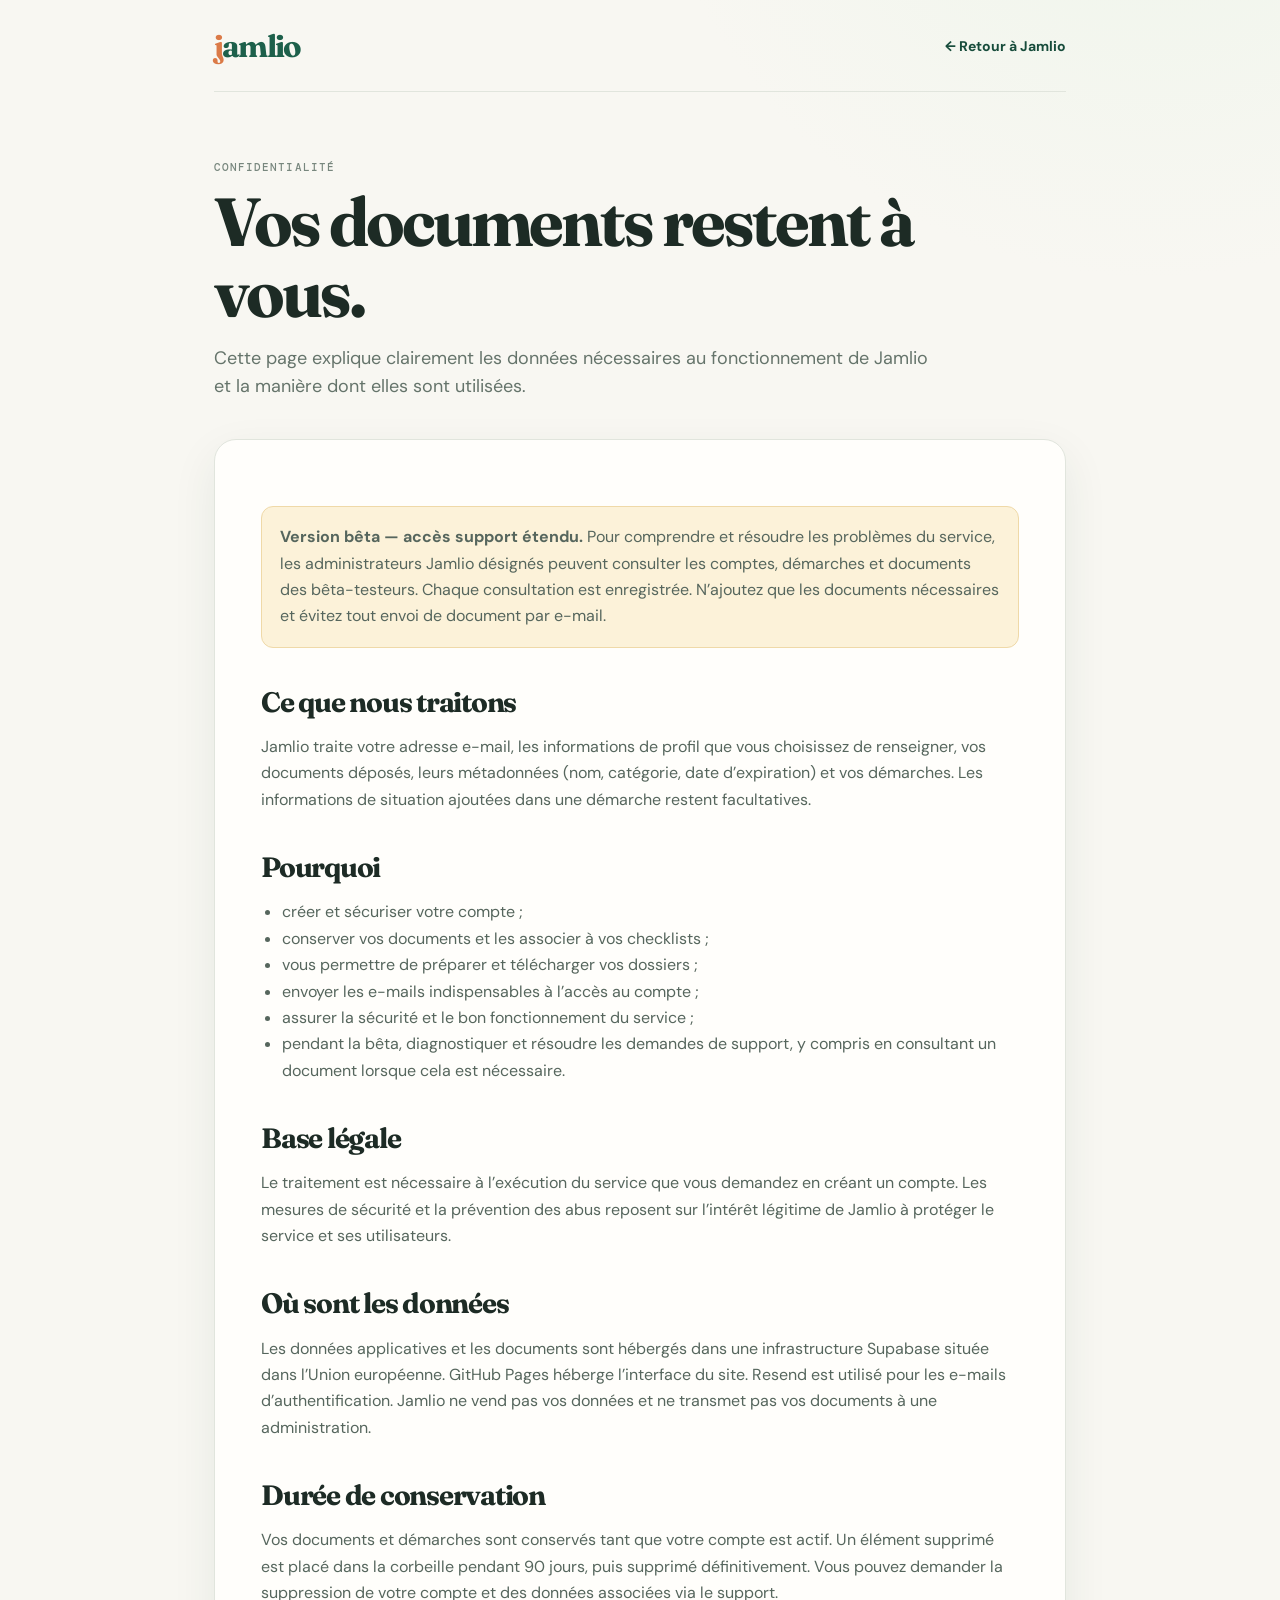
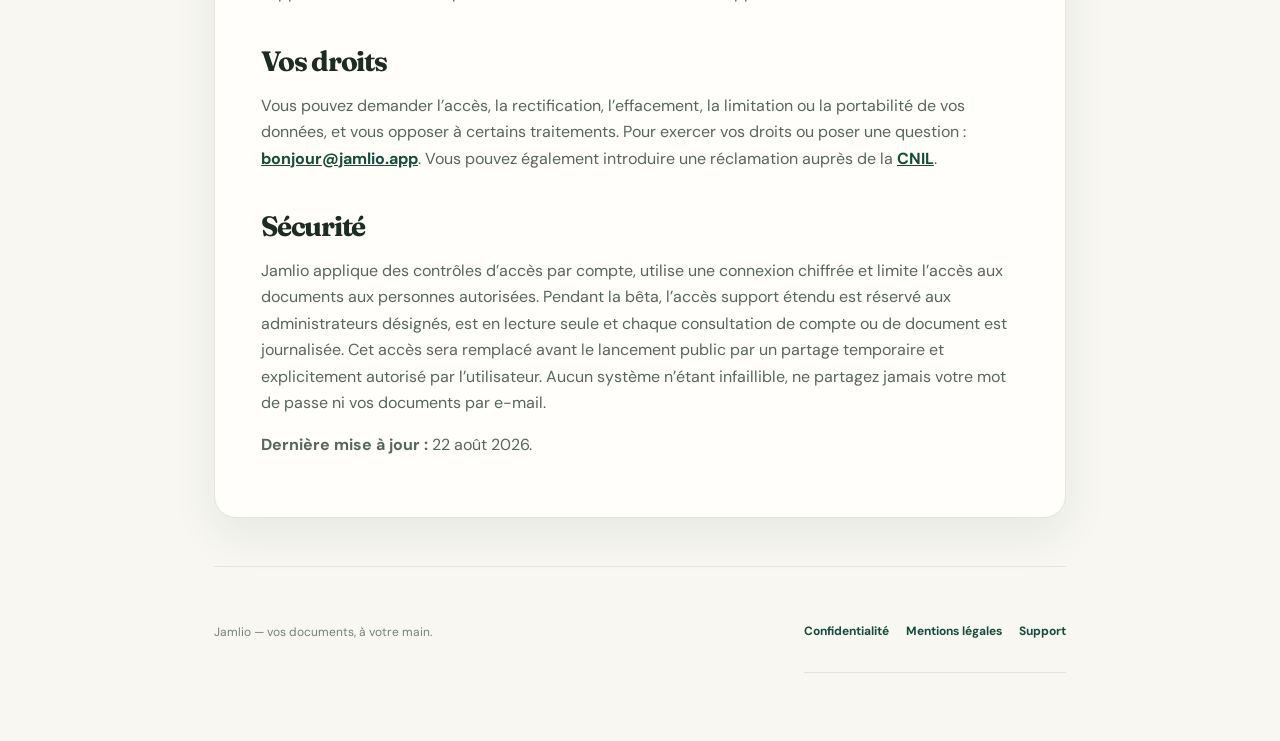
<file: confidentialite.html>
<!doctype html>
<html lang="fr">
<head>
  <meta charset="utf-8">
  <meta name="viewport" content="width=device-width, initial-scale=1">
  <title>Confidentialité — Jamlio</title>
  <meta name="description" content="Comment Jamlio traite et protège vos données.">
  <link rel="stylesheet" href="styles.css?v=legalbrand20260821">
</head>
<body>
  <main class="legal-shell">
    <nav class="legal-nav" aria-label="Navigation"><a class="brand" href="./" aria-label="Jamlio, accueil"><span>j</span>amlio</a><a class="legal-back" href="./">← Retour à Jamlio</a></nav>
    <header class="legal-hero"><p class="eyebrow">CONFIDENTIALITÉ</p><h1>Vos documents restent à vous.</h1><p>Cette page explique clairement les données nécessaires au fonctionnement de Jamlio et la manière dont elles sont utilisées.</p></header>
    <article class="legal-content">
      <p class="legal-note"><strong>Version bêta — accès support étendu.</strong> Pour comprendre et résoudre les problèmes du service, les administrateurs Jamlio désignés peuvent consulter les comptes, démarches et documents des bêta-testeurs. Chaque consultation est enregistrée. N’ajoutez que les documents nécessaires et évitez tout envoi de document par e-mail.</p>
      <h2>Ce que nous traitons</h2>
      <p>Jamlio traite votre adresse e-mail, les informations de profil que vous choisissez de renseigner, vos documents déposés, leurs métadonnées (nom, catégorie, date d’expiration) et vos démarches. Les informations de situation ajoutées dans une démarche restent facultatives.</p>
      <h2>Pourquoi</h2>
      <ul><li>créer et sécuriser votre compte ;</li><li>conserver vos documents et les associer à vos checklists ;</li><li>vous permettre de préparer et télécharger vos dossiers ;</li><li>envoyer les e-mails indispensables à l’accès au compte ;</li><li>assurer la sécurité et le bon fonctionnement du service ;</li><li>pendant la bêta, diagnostiquer et résoudre les demandes de support, y compris en consultant un document lorsque cela est nécessaire.</li></ul>
      <h2>Base légale</h2>
      <p>Le traitement est nécessaire à l’exécution du service que vous demandez en créant un compte. Les mesures de sécurité et la prévention des abus reposent sur l’intérêt légitime de Jamlio à protéger le service et ses utilisateurs.</p>
      <h2>Où sont les données</h2>
      <p>Les données applicatives et les documents sont hébergés dans une infrastructure Supabase située dans l’Union européenne. GitHub Pages héberge l’interface du site. Resend est utilisé pour les e-mails d’authentification. Jamlio ne vend pas vos données et ne transmet pas vos documents à une administration.</p>
      <h2>Durée de conservation</h2>
      <p>Vos documents et démarches sont conservés tant que votre compte est actif. Un élément supprimé est placé dans la corbeille pendant 90 jours, puis supprimé définitivement. Vous pouvez demander la suppression de votre compte et des données associées via le support.</p>
      <h2>Vos droits</h2>
      <p>Vous pouvez demander l’accès, la rectification, l’effacement, la limitation ou la portabilité de vos données, et vous opposer à certains traitements. Pour exercer vos droits ou poser une question : <a href="mailto:bonjour@jamlio.app">bonjour@jamlio.app</a>. Vous pouvez également introduire une réclamation auprès de la <a href="https://www.cnil.fr/" rel="noopener noreferrer" target="_blank">CNIL</a>.</p>
      <h2>Sécurité</h2>
      <p>Jamlio applique des contrôles d’accès par compte, utilise une connexion chiffrée et limite l’accès aux documents aux personnes autorisées. Pendant la bêta, l’accès support étendu est réservé aux administrateurs désignés, est en lecture seule et chaque consultation de compte ou de document est journalisée. Cet accès sera remplacé avant le lancement public par un partage temporaire et explicitement autorisé par l’utilisateur. Aucun système n’étant infaillible, ne partagez jamais votre mot de passe ni vos documents par e-mail.</p>
      <p><strong>Dernière mise à jour :</strong> 22 août 2026.</p>
    </article><footer class="site-footer"><span>Jamlio — vos documents, à votre main.</span><nav aria-label="Informations légales"><a href="confidentialite.html">Confidentialité</a><a href="mentions-legales.html">Mentions légales</a><a href="support.html">Support</a></nav></footer>
  </main>
</body>
</html>
</file>
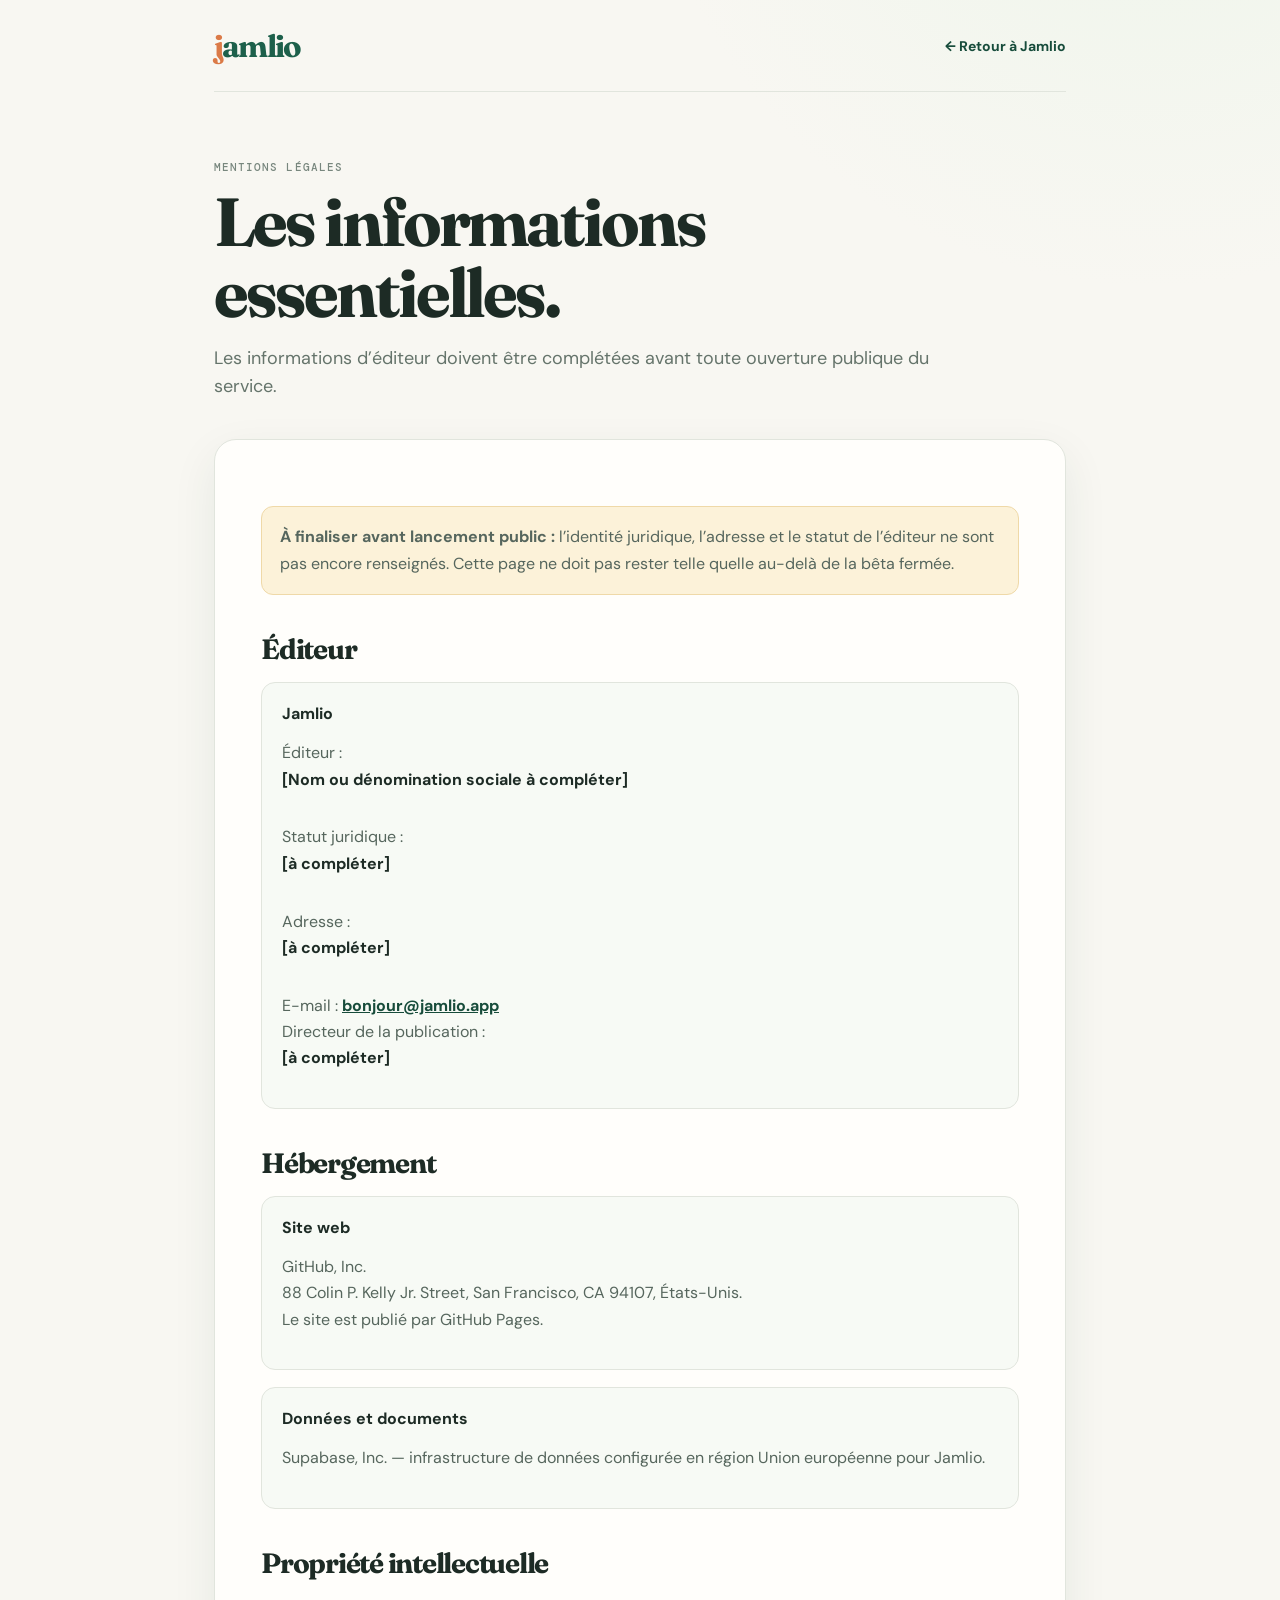
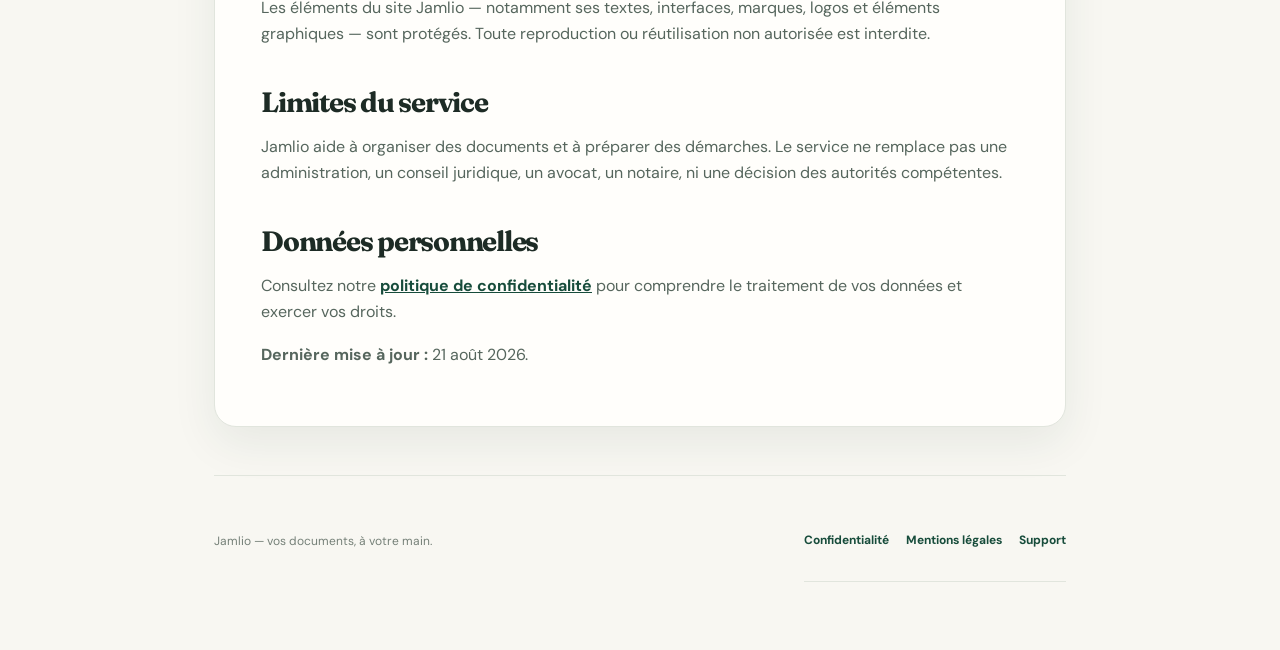
<file: mentions-legales.html>
<!doctype html>
<html lang="fr">
<head>
  <meta charset="utf-8">
  <meta name="viewport" content="width=device-width, initial-scale=1">
  <title>Mentions légales — Jamlio</title>
  <meta name="description" content="Informations relatives à l’éditeur et à l’hébergement de Jamlio.">
  <link rel="stylesheet" href="styles.css?v=legalbrand20260821">
</head>
<body>
  <main class="legal-shell">
    <nav class="legal-nav" aria-label="Navigation"><a class="brand" href="./" aria-label="Jamlio, accueil"><span>j</span>amlio</a><a class="legal-back" href="./">← Retour à Jamlio</a></nav>
    <header class="legal-hero"><p class="eyebrow">MENTIONS LÉGALES</p><h1>Les informations essentielles.</h1><p>Les informations d’éditeur doivent être complétées avant toute ouverture publique du service.</p></header>
    <article class="legal-content">
      <p class="legal-note"><strong>À finaliser avant lancement public :</strong> l’identité juridique, l’adresse et le statut de l’éditeur ne sont pas encore renseignés. Cette page ne doit pas rester telle quelle au-delà de la bêta fermée.</p>
      <h2>Éditeur</h2>
      <div class="legal-card"><strong>Jamlio</strong><p>Éditeur : <strong>[Nom ou dénomination sociale à compléter]</strong><br>Statut juridique : <strong>[à compléter]</strong><br>Adresse : <strong>[à compléter]</strong><br>E-mail : <a href="mailto:bonjour@jamlio.app">bonjour@jamlio.app</a><br>Directeur de la publication : <strong>[à compléter]</strong></p></div>
      <h2>Hébergement</h2>
      <div class="legal-card"><strong>Site web</strong><p>GitHub, Inc.<br>88 Colin P. Kelly Jr. Street, San Francisco, CA 94107, États-Unis.<br>Le site est publié par GitHub Pages.</p></div>
      <div class="legal-card"><strong>Données et documents</strong><p>Supabase, Inc. — infrastructure de données configurée en région Union européenne pour Jamlio.</p></div>
      <h2>Propriété intellectuelle</h2>
      <p>Les éléments du site Jamlio — notamment ses textes, interfaces, marques, logos et éléments graphiques — sont protégés. Toute reproduction ou réutilisation non autorisée est interdite.</p>
      <h2>Limites du service</h2>
      <p>Jamlio aide à organiser des documents et à préparer des démarches. Le service ne remplace pas une administration, un conseil juridique, un avocat, un notaire, ni une décision des autorités compétentes.</p>
      <h2>Données personnelles</h2>
      <p>Consultez notre <a href="confidentialite.html">politique de confidentialité</a> pour comprendre le traitement de vos données et exercer vos droits.</p>
      <p><strong>Dernière mise à jour :</strong> 21 août 2026.</p>
    </article><footer class="site-footer"><span>Jamlio — vos documents, à votre main.</span><nav aria-label="Informations légales"><a href="confidentialite.html">Confidentialité</a><a href="mentions-legales.html">Mentions légales</a><a href="support.html">Support</a></nav></footer>
  </main>
</body>
</html>
</file>
<file: styles.css>
@import url('https://fonts.googleapis.com/css2?family=DM+Mono:wght@400;500&family=DM+Sans:wght@400;500;600;700&family=Fraunces:opsz,wght@9..144,600;9..144,700&display=swap');

:root{--ink:#1d2b25;--muted:#65746b;--paper:#f8f7f2;--surface:#fffefb;--green:#1d604b;--green-dark:#174c3b;--leaf:#e6f0e6;--cream:#fcf2d9;--line:#e1e5dd;--shadow:0 16px 45px rgba(31,61,47,.08)}
*{box-sizing:border-box}
html{scroll-behavior:smooth}
body{margin:0;background:radial-gradient(circle at 90% -10%,#edf5ea 0,transparent 32rem),var(--paper);color:var(--ink);font-family:'DM Sans',Arial,sans-serif}
button,a{font:inherit}
button{cursor:pointer}
button:focus-visible,a:focus-visible{outline:3px solid #d7a951;outline-offset:3px}
main{max-width:1180px;margin:auto;padding:0 34px 64px}
nav{height:82px;display:flex;align-items:center;justify-content:space-between;border-bottom:1px solid var(--line)}
.brand{font:700 31px Fraunces,serif;letter-spacing:-1.8px;color:var(--green);text-decoration:none}
.brand span{color:#db7a47}
.nav-links{display:flex;gap:27px;margin-left:92px}
.nav-links a{font-size:14px;color:#718078;text-decoration:none;transition:color .2s}
.nav-links a:hover,.nav-links a:first-child{color:var(--ink);font-weight:600}
.avatar{width:40px;height:40px;border:1px solid #d8cfb8;border-radius:50%;background:#f1ddb0;color:#65451e;font-size:12px;font-weight:700}
.welcome{display:flex;justify-content:space-between;align-items:end;padding:67px 0 36px}
.eyebrow{margin:0 0 10px;color:#78877e;font:500 11px 'DM Mono',monospace;letter-spacing:1.05px}
.amber{color:#956221}
h1,h2{font-family:Fraunces,Georgia,serif;letter-spacing:-1.25px}
.welcome h1{font-size:48px;line-height:1.03;margin:0 0 11px}
.welcome p:not(.eyebrow){margin:0;max-width:590px;color:var(--muted);font-size:17px;line-height:1.5}
.outline{border:1px solid #b8c5bb;background:rgba(255,255,255,.44);border-radius:9px;padding:12px 17px;color:#245c47;font-weight:700;font-size:14px;transition:.2s}
.outline:hover{background:#fff;border-color:#6c987b;transform:translateY(-1px)}
.alert-card{position:relative;overflow:hidden;background:var(--cream);border:1px solid #f0dfb5;border-radius:17px;padding:31px;display:flex;gap:20px;align-items:flex-start;box-shadow:0 10px 30px rgba(128,91,24,.05)}
.alert-card:after{content:'';position:absolute;width:190px;height:190px;border-radius:50%;right:-68px;bottom:-125px;background:#f6dc9e;opacity:.45}
.alert-icon{z-index:1;flex:0 0 34px;height:34px;border-radius:50%;display:grid;place-items:center;background:#dca24b;color:#614114;font-weight:700;font-size:20px}
.alert-copy{z-index:1;flex:1}
.alert-copy h2{font-size:27px;line-height:1.13;margin:0 0 9px}
.alert-copy>p:not(.eyebrow){margin:0;max-width:640px;color:#626559;line-height:1.5}
.primary{margin-top:22px;border:0;background:var(--green);color:#fff;border-radius:9px;padding:13px 17px;font-weight:700;font-size:14px;box-shadow:0 5px 10px rgba(29,96,75,.16);transition:.2s}
.primary:hover{background:var(--green-dark);transform:translateY(-1px)}
.primary:disabled{opacity:.62;cursor:wait;transform:none}
.primary span{margin-left:13px;font-size:17px}
.date{z-index:1;min-width:88px;text-align:center;border-left:1px solid #eadcb8;padding-left:22px;display:flex;flex-direction:column}
.date strong{font:700 30px Fraunces,serif}.date span{font:500 10px 'DM Mono',monospace;letter-spacing:.7px;color:#81591c}.date small{color:#9a8b6f;font-size:11px;margin-top:4px}
.heading{display:flex;justify-content:space-between;align-items:end;margin:64px 0 21px}.heading h2{font-size:30px;margin:0}.link-button{border:0;background:transparent;color:var(--green);font-size:14px;font-weight:700}
.document-grid{display:grid;grid-template-columns:repeat(4,1fr);gap:14px}
.document-card{position:relative;min-height:159px;border:1px solid var(--line);background:rgba(255,255,255,.7);border-radius:13px;padding:18px;text-align:left;transition:.2s}
.document-card:hover,.document-card.selected{transform:translateY(-3px);border-color:#8eaf9a;box-shadow:var(--shadow)}
.doc-icon{width:33px;height:33px;display:grid;place-items:center;background:#e4f0e6;border-radius:9px;color:#39715c;font-size:18px}
.document-copy{display:flex;flex-direction:column;gap:5px;margin-top:18px;padding-right:3px}.document-copy strong{font-size:15px}.document-copy small{font-size:12px;color:#77837a;line-height:1.35}
.status{position:absolute;right:13px;top:14px;border-radius:10px;padding:3px 8px;font-size:10px;font-weight:700}.ready{background:#e1eee1;color:#29704e}.refresh{background:#f7ead0;color:#a76c1e}.missing{background:#f5ded7;color:#aa583e}
.delete-document{position:absolute;right:13px;bottom:13px;color:#8b5a50!important;font-weight:600!important}.delete-document:hover{color:#a33324!important}
.empty-vault{grid-column:1/-1;display:flex;align-items:center;gap:17px;padding:25px 27px;border:1px dashed #aebfb1;border-radius:13px;background:linear-gradient(100deg,#fbfdf9,#f2f8f2);color:#526258}.empty-vault>span{width:39px;height:39px;display:grid;place-items:center;border-radius:10px;background:#dcecdf;color:#347058}.empty-vault div{flex:1}.empty-vault strong{display:block;font-size:15px}.empty-vault p{margin:3px 0 0;font-size:13px;line-height:1.4}
.dossier{margin-top:54px;background:var(--surface);border:1px solid var(--line);border-radius:17px;padding:31px 33px;box-shadow:0 12px 30px rgba(31,61,47,.035)}
.dossier-header{display:flex;justify-content:space-between;align-items:flex-start;padding-bottom:25px;border-bottom:1px solid var(--line)}.dossier-header-actions{display:flex;align-items:center;gap:15px}.collapse-dossier{white-space:nowrap;font-size:13px}.dossier.is-collapsed .checklist,.dossier.is-collapsed .dossier-footer,.dossier.is-collapsed .success{display:none}.dossier.is-collapsed .dossier-header{border-bottom:0;padding-bottom:0}.dossier-header h2{font-size:29px;margin:0 0 8px}.dossier-header p:not(.eyebrow){margin:0;color:var(--muted);font-size:14px;line-height:1.5}
.progress{display:flex;flex-direction:column;align-items:center;justify-content:center;gap:4px;box-sizing:border-box;width:73px;height:73px;border-radius:50%;border:6px solid var(--leaf);background:#f8fbf7;color:var(--green);text-align:center}.progress strong{display:block;font-size:17px;line-height:1}.progress span{display:block;font-size:10px;line-height:1;color:#688071;white-space:nowrap}
.checklist{padding-top:10px}.check-row{width:100%;display:flex;align-items:center;gap:13px;padding:15px 0;border:0;border-bottom:1px solid #edf0eb;background:transparent;text-align:left}.check-row input{position:absolute;opacity:0}.checkmark{height:23px;width:23px;flex:0 0 23px;border-radius:7px;border:1px solid #b7c7bb;display:grid;place-items:center;color:white;font-size:14px}.check-row.done .checkmark{background:#498069;border-color:#498069}.check-copy{display:flex;flex-direction:column;gap:3px;flex:1}.check-copy strong{font-size:14px}.check-copy small{color:#78847b;font-size:12px}.check-row em{font-style:normal;font-size:12px;color:#35735a}.add{border:0;background:none;color:var(--green);font-size:12px;font-weight:700}
.choose-journey{margin:8px 0;padding:17px 16px;border:1px solid #dde6dc;border-radius:12px;transition:.18s}.choose-journey:hover{border-color:#72a184;background:#f4f9f3;transform:translateX(3px)}.choose-journey .checkmark{background:#eef5ed;border-color:#d5e4d5;color:#347058}.choose-journey .check-copy strong{font-size:15px}.choose-journey .check-copy small{margin-top:2px}.choose-journey+.choose-journey{margin-top:10px}
.dossier-footer{display:flex;align-items:center;justify-content:space-between;padding-top:22px}.dossier-footer p{max-width:565px;margin:0;color:#778079;font-size:12px;line-height:1.55}.dossier-footer .primary{margin-top:0}.success{margin-top:20px;border-radius:9px;background:#e7f0e7;color:#285c48;padding:14px 16px;font-size:14px;line-height:1.45}
.family{margin-top:44px;padding:30px 31px;background:#e4f0e4;border:1px solid #d4e2d3;border-radius:16px;display:grid;grid-template-columns:110px 1fr auto;gap:25px;align-items:center}.family h2{font-size:27px;margin:0 0 7px}.family p:not(.eyebrow){margin:0;color:#607168;font-size:14px;line-height:1.5}.people{height:72px;position:relative}.people span,.people b{position:absolute;width:47px;height:47px;border-radius:50%;display:grid;place-items:center;font-size:12px}.people span{left:0;top:12px;background:#e1bb77;color:#563b1f}.people b{right:0;top:0;background:#a9cbb4;color:#285b48}.people i{position:absolute;height:2px;width:34px;background:#759c83;top:34px;left:37px;transform:rotate(-24deg)}
footer{text-align:center;color:#899089;font-size:12px;padding-top:48px}
@media(max-width:760px){main{padding:0 18px 40px}nav{height:72px}.nav-links{display:none}.welcome{padding:42px 0 30px;align-items:flex-start;gap:18px;flex-direction:column}.welcome h1{font-size:40px}.welcome p:not(.eyebrow){font-size:16px}.alert-card{padding:23px 20px;gap:13px}.alert-copy h2{font-size:24px}.date{display:none}.document-grid{grid-template-columns:repeat(2,1fr);gap:10px}.document-card{min-height:145px;padding:15px}.empty-vault{align-items:flex-start;flex-wrap:wrap;padding:20px}.empty-vault .outline{margin-left:56px}.dossier{margin-top:40px;padding:23px 20px}.dossier-header h2{font-size:24px}.progress{width:60px;height:60px;border-width:5px}.dossier-footer{align-items:stretch;gap:17px;flex-direction:column}.dossier-footer .primary{width:100%}.family{grid-template-columns:1fr;gap:14px;padding:24px}.people{display:none}.family .outline{justify-self:start}}


/* Public landing and signed-in product architecture */
#marketing,#app-shell{max-width:1180px;margin:auto;padding:0 34px 64px}
#marketing[hidden],#app-shell[hidden],.app-view[hidden]{display:none!important}
.marketing-nav,.app-nav{height:82px;display:flex;align-items:center;justify-content:space-between;border-bottom:1px solid var(--line)}
.marketing-actions{display:flex;gap:16px;align-items:center}.text-action{border:0;background:transparent;color:#315b4c;font-weight:700;font-size:14px;padding:10px 4px}.text-action:hover{color:var(--green-dark);text-decoration:underline}.compact{margin:0;padding:11px 15px}
.landing-hero{display:grid;grid-template-columns:minmax(0,1.05fr) minmax(350px,.8fr);gap:80px;align-items:center;padding:86px 5px 104px}.hero-copy h1{font:700 clamp(45px,5.2vw,66px)/1.01 Fraunces,Georgia,serif;letter-spacing:-2.7px;margin:0 0 20px;max-width:700px}.hero-copy>p:not(.eyebrow){max-width:600px;margin:0;color:var(--muted);font-size:18px;line-height:1.6}.hero-actions{display:flex;align-items:center;gap:20px;margin-top:29px}.hero-actions .primary{margin:0}.hero-note{margin:17px 0 0!important;color:#78847b!important;font-size:12px!important}
.hero-preview{position:relative;background:#fbfaf6;border:1px solid #dce5da;border-radius:18px;padding:20px;box-shadow:0 25px 55px rgba(23,76,59,.14);transform:rotate(2.5deg)}.hero-preview:before{content:'';position:absolute;inset:-14px 14px 14px -14px;border-radius:20px;background:#e3f0e3;z-index:-1}.preview-top{display:flex;align-items:center;gap:9px;padding-bottom:17px;border-bottom:1px solid #e5e9e1;font-size:14px;font-weight:700}.preview-top b{margin-left:auto;background:#e7f1e6;border-radius:20px;padding:5px 8px;color:#407158;font:500 10px 'DM Mono',monospace}.preview-mark{font:700 23px Fraunces,serif;color:#d77946}.preview-doc{display:flex;align-items:center;gap:10px;padding:15px 0;border-bottom:1px solid #edf0ea}.preview-doc i{width:31px;height:31px;display:grid;place-items:center;background:#e3eee5;border-radius:8px;color:#39715c;font-style:normal}.preview-doc span{display:flex;flex-direction:column;gap:2px;flex:1}.preview-doc strong{font-size:13px}.preview-doc small{color:#7b857c;font-size:11px}.preview-doc em{font-style:normal;background:#e2efdf;color:#347051;border-radius:10px;padding:3px 7px;font-size:10px;font-weight:700}.preview-journey{margin-top:18px;padding:16px;border-radius:11px;background:#fcf1d8}.preview-journey p{margin:0 0 7px;color:#9a6521;font:500 10px 'DM Mono',monospace;letter-spacing:.7px}.preview-journey strong{display:block;font:600 17px Fraunces,serif;line-height:1.25}.preview-journey span{display:flex;justify-content:space-between;margin-top:10px;color:#72644b;font-size:11px}.preview-journey b{color:#90601f;font-size:16px}
.two-pillars{display:grid;grid-template-columns:1fr 1fr;gap:16px;padding:88px 0 100px;border-top:1px solid var(--line)}.section-intro{grid-column:1/-1;max-width:680px;margin-bottom:24px}.section-intro h2{font-size:38px;line-height:1.12;margin:0}.pillar{min-height:337px;padding:30px;border:1px solid var(--line);border-radius:16px}.vault-pillar{background:#eef5ec}.journey-pillar{background:#fff6e2}.pillar-icon{width:42px;height:42px;display:grid;place-items:center;border-radius:12px;margin-bottom:47px;font-size:21px}.vault-pillar .pillar-icon{background:#d5e7d6;color:#2d7354}.journey-pillar .pillar-icon{background:#f2dca4;color:#966221}.pillar h3{font:600 28px Fraunces,serif;letter-spacing:-1px;margin:0 0 9px}.pillar>p:not(.eyebrow){max-width:430px;margin:0;color:#607168;line-height:1.55}.pillar ul{list-style:none;padding:0;margin:19px 0 0}.pillar li{margin:8px 0;color:#426353;font-size:13px}.pillar li:before{content:'✓';margin-right:9px;color:#2f7255;font-weight:700}.journey-pillar li:before{color:#9a6420}
.landing-cta{display:flex;align-items:center;justify-content:space-between;gap:30px;padding:43px 45px;background:#1d604b;border-radius:18px;color:white}.landing-cta .eyebrow{color:#b6d0bb}.landing-cta h2{font-size:35px;line-height:1.15;margin:0}.landing-cta .primary{margin:0;background:#f2c66e;color:#27422f}.landing-cta .primary:hover{background:#ffe0a0}
.app-tabs{display:flex;gap:4px;padding:4px;border:1px solid #e0e5dd;border-radius:10px;background:#f4f6f1}.app-tab{border:0;background:transparent;color:#718078;padding:8px 14px;border-radius:7px;font-size:14px;font-weight:700}.app-tab.active{background:#fff;color:var(--green);box-shadow:0 2px 7px rgba(31,61,47,.08)}
.app-welcome{display:flex;justify-content:space-between;align-items:end;padding:59px 0 38px}.app-welcome h1{font-size:45px;margin:0 0 9px}.app-welcome p:not(.eyebrow){margin:0;color:var(--muted);font-size:17px}.section-description{margin:7px 0 0;color:var(--muted);font-size:14px}.app-view>.alert-card{margin-top:4px}.app-view .dossier{margin-top:28px}
@media(max-width:760px){#marketing,#app-shell{padding:0 18px 40px}.marketing-nav,.app-nav{height:72px}.marketing-actions .text-action{display:none}.marketing-actions .primary{font-size:12px;padding:10px 11px}.landing-hero{grid-template-columns:1fr;gap:46px;padding:55px 0 65px}.hero-copy h1{font-size:47px;letter-spacing:-2px}.hero-copy>p:not(.eyebrow){font-size:16px}.hero-actions{align-items:flex-start;gap:13px;flex-direction:column}.hero-preview{max-width:360px;margin:0 auto;transform:rotate(1.5deg)}.two-pillars{grid-template-columns:1fr;padding:60px 0;gap:12px}.section-intro{margin-bottom:15px}.section-intro h2{font-size:31px}.pillar{min-height:0;padding:24px}.pillar-icon{margin-bottom:35px}.pillar h3{font-size:25px}.landing-cta{align-items:flex-start;padding:30px;flex-direction:column}.landing-cta h2{font-size:29px}.landing-cta .primary{width:100%}.app-tabs{position:absolute;left:50%;transform:translateX(-50%)}.app-tab{padding:8px 10px;font-size:12px}.app-welcome{padding:40px 0 28px;gap:17px;align-items:flex-start;flex-direction:column}.app-welcome h1{font-size:39px}.app-welcome .outline{width:100%}}

.app-tabs{gap:7px;padding:6px;border:1px solid #d6e0d5;border-radius:13px;background:#edf3ec;box-shadow:inset 0 1px 1px rgba(23,76,59,.04)}
.app-tab{min-width:150px;display:inline-flex;align-items:center;justify-content:center;gap:9px;border:1px solid transparent;background:transparent;color:#466256;padding:11px 16px;border-radius:9px;font-size:14px;font-weight:700;transition:.2s}
.tab-icon{width:23px;height:23px;display:grid;place-items:center;border-radius:7px;background:#dce9dc;color:#356d55;font-size:15px;line-height:1}
.app-tab:hover{background:#f9fcf8;color:#245b47}.app-tab.active{background:var(--green);border-color:var(--green);color:#fff;box-shadow:0 5px 12px rgba(29,96,75,.2)}.app-tab.active .tab-icon{background:rgba(255,255,255,.18);color:#fff}
@media(max-width:760px){.app-tabs{gap:3px;padding:4px}.app-tab{min-width:0;padding:8px 9px;gap:5px;font-size:12px}.tab-icon{width:19px;height:19px;border-radius:5px;font-size:12px}}

.app-tabs{background:transparent;border:0;box-shadow:none;padding:0}
.app-tab[data-view="vault"]{background:#e4f0e4;border-color:#cfe0d0;color:#286149}
.app-tab[data-view="journeys"]{background:#f9ecd0;border-color:#ecd5a3;color:#8d5c1b}
.app-tab[data-view="vault"] .tab-icon{background:#cce1cd;color:#266047}
.app-tab[data-view="journeys"] .tab-icon{background:#efd59b;color:#8c5919}
.app-tab[data-view="vault"].active{background:#1d604b;border-color:#1d604b;color:#fff}
.app-tab[data-view="journeys"].active{background:#bc7b28;border-color:#bc7b28;color:#fff;box-shadow:0 5px 12px rgba(145,90,23,.22)}
.app-tab[data-view="vault"].active .tab-icon,.app-tab[data-view="journeys"].active .tab-icon{background:rgba(255,255,255,.19);color:#fff}

/* Vault organisation */
.vault-overview{display:grid;grid-template-columns:repeat(7,minmax(0,1fr));gap:9px;margin-bottom:18px}.vault-filter{min-height:95px;padding:13px 10px;border:1px solid #dde5dc;border-radius:12px;background:#fffefb;text-align:left;transition:.18s}.vault-filter:hover{transform:translateY(-2px);border-color:#91af98;box-shadow:0 8px 16px rgba(31,61,47,.06)}.vault-filter span{display:grid;place-items:center;width:27px;height:27px;border-radius:8px;background:#edf4ec;color:#347058;font-weight:700}.vault-filter strong,.vault-filter small{display:block}.vault-filter strong{margin-top:10px;font-size:12px;line-height:1.15}.vault-filter small{margin-top:4px;color:#7a877e;font-size:10px;line-height:1.2}.vault-filter.active{background:#edf6ed;border-color:#74a287}.vault-filter.attention-filter span{background:#fff0d0;color:#a26b1d}.vault-filter.attention-filter.active{background:#fff5df;border-color:#d9aa56}.vault-filter.archive-filter span{background:#ebedf0;color:#606e78}.vault-filter.archive-filter.active{background:#f1f3f5;border-color:#a8b1b8}.vault-context{display:flex;align-items:baseline;gap:12px;padding:14px 16px;border-radius:11px;background:#f3f7f2;color:#65746b;margin-bottom:15px}.vault-context strong{color:#315d49;font-size:14px}.vault-context span{font-size:12px;line-height:1.4}.status.expired{background:#f5ded7;color:#aa583e}.status.expiring{background:#f7ead0;color:#a76c1e}.status.current{background:#e1eee1;color:#29704e}.status.archived{background:#e7eaed;color:#68747d}.archive-document,.restore-document{position:absolute;left:13px;bottom:13px}.restore-document{color:#346753!important}.delete-document{position:absolute;right:11px;bottom:10px;border:0;background:transparent;color:#9a776d!important;font-size:21px;line-height:1;padding:4px}.delete-document:hover{color:#a33324!important}.lifecycle-archived{opacity:.72;background:#f5f6f4}.lifecycle-expired{border-color:#efd6cf}.lifecycle-expiring{border-color:#ecd8ac}
@media(max-width:1020px){.vault-overview{grid-template-columns:repeat(4,1fr)}}@media(max-width:760px){.vault-overview{grid-template-columns:repeat(2,1fr);gap:8px}.vault-filter{min-height:83px}.vault-context{align-items:flex-start;gap:3px;flex-direction:column}.vault-context span{font-size:11px}}

/* Journey workspace */
.journey-heading{margin:0 0 22px}.journey-board{display:grid;grid-template-columns:repeat(3,1fr);gap:12px;margin-bottom:25px}.journey-card{min-height:142px;display:flex;align-items:flex-start;gap:12px;padding:17px;border:1px solid #e2dfd5;border-radius:14px;background:#fffefb;text-align:left;transition:.18s}.journey-card:hover{transform:translateY(-2px);border-color:#d1a555;box-shadow:0 10px 18px rgba(145,90,23,.08)}.journey-card.selected{background:#fff5dd;border-color:#cb9136;box-shadow:0 10px 20px rgba(145,90,23,.1)}.journey-card-icon{flex:0 0 31px;width:31px;height:31px;display:grid;place-items:center;border-radius:9px;background:#f6e4b8;color:#986220;font-weight:700}.journey-card>span:nth-child(2){display:flex;flex:1;flex-direction:column;gap:5px}.journey-card small{color:#987044;font:500 9px 'DM Mono',monospace;letter-spacing:.7px}.journey-card strong{font:600 16px/1.18 Fraunces,serif;letter-spacing:-.45px}.journey-card em{font-style:normal;color:#6d756d;font-size:11px}.journey-card>b{color:#a96f21;font-size:17px}.journey-card.suggestion{border-style:dashed;background:#fffdfa}.journey-card.suggestion .journey-card-icon{background:#edf3ec;color:#39705a}.journey-empty{display:flex;align-items:center;gap:13px;padding:23px 5px;color:#68766e}.journey-empty>span{display:grid;place-items:center;width:32px;height:32px;border-radius:9px;background:#f6e4b8;color:#986220;font-weight:700}.journey-empty strong{font-size:14px}.journey-empty p{margin:3px 0 0;color:#7b857d;font-size:12px}.journey-actions{display:flex;align-items:center;gap:11px}.journey-actions .primary{margin-top:0}
@media(max-width:900px){.journey-board{grid-template-columns:repeat(2,1fr)}}@media(max-width:760px){.journey-board{grid-template-columns:1fr}.journey-card{min-height:112px}.journey-actions{width:100%;align-items:stretch;flex-direction:column}.journey-actions .outline,.journey-actions .primary{width:100%}}


.journey-board { display: grid; grid-template-columns: minmax(0, 1fr); gap: 22px; }
.journey-group { display: grid; min-width: 0; gap: 10px; }
.journey-group-title { margin: 0; color: #78847b; font: 700 11px/1.2 Arial, sans-serif; letter-spacing: .13em; }
.journey-group-grid { display: grid; grid-template-columns: repeat(3, minmax(0, 1fr)); gap: 12px; }
.journey-new { padding-top: 6px; }
.completed-journeys { margin-top: 4px; border-top: 1px solid #dfe5dd; padding-top: 16px; }
.completed-journeys summary { display: flex; align-items: center; justify-content: space-between; color: #587063; font: 700 14px Arial, sans-serif; cursor: pointer; list-style: none; }
.completed-journeys summary::-webkit-details-marker { display: none; }
.completed-journeys summary span { display: grid; min-width: 24px; height: 24px; place-items: center; border-radius: 50%; background: #edf1ea; color: #315d4c; font-size: 12px; }
.completed-journeys[open] summary { margin-bottom: 12px; }
@media (max-width: 820px) { .journey-group-grid { grid-template-columns: repeat(2, minmax(0, 1fr)); } }
@media (max-width: 560px) { .journey-group-grid { grid-template-columns: 1fr; } }


/* Démarches : tableau de bord orienté action */
.journey-board{display:grid;grid-template-columns:minmax(0,1fr);gap:28px;margin:8px 0 30px}
.journey-group{gap:11px}.journey-group-title{color:#6d7d73;font:700 11px/1.2 Arial,sans-serif;letter-spacing:.14em}
.resume-list{display:grid;gap:10px}
.resume-journey{display:flex;align-items:center;gap:15px;width:100%;padding:17px 19px;border:1px solid #d6e2d8;border-radius:15px;background:#f7fbf7;color:#1e2924;text-align:left;transition:.18s}
.resume-journey:hover{transform:translateY(-1px);border-color:#78a58a;box-shadow:0 9px 18px rgba(34,84,59,.08)}
.resume-icon{display:grid;place-items:center;flex:0 0 38px;width:38px;height:38px;border-radius:11px;background:#dcecdf;color:#216549;font-weight:800}
.resume-copy{display:grid;gap:4px;min-width:0;flex:1}.resume-copy small{color:#59806b;font:700 10px Arial,sans-serif;letter-spacing:.12em}.resume-copy strong{font:600 20px/1.13 Fraunces,Georgia,serif;letter-spacing:-.45px}.resume-copy em{overflow:hidden;color:#69766e;font-size:13px;font-style:normal;text-overflow:ellipsis;white-space:nowrap}
.resume-action{display:flex;align-items:center;gap:9px;color:#1f664f;font:700 13px Arial,sans-serif;white-space:nowrap}.resume-action b{font-size:19px}
.empty-resume{padding:18px 19px;border:1px dashed #d7e1d8;border-radius:14px;background:#fbfcfa}.empty-resume p{margin:0;color:#78847b;font-size:14px}
.journey-new{padding-top:6px}.start-journey-grid{display:grid;grid-template-columns:repeat(3,minmax(0,1fr));gap:12px}
.start-journey{display:flex;align-items:center;gap:12px;min-height:100px;padding:16px;border:1px solid #e0e5de;border-radius:14px;background:#fff;text-align:left;transition:.18s}.start-journey:hover{border-color:#78a58a;background:#f7fbf7;transform:translateY(-2px)}
.start-journey-icon{display:grid;place-items:center;flex:0 0 34px;width:34px;height:34px;border-radius:10px;background:#edf3ec;color:#39705a;font-weight:800}.start-journey>span:nth-child(2){display:grid;gap:5px;min-width:0;flex:1}.start-journey strong{font:600 16px/1.15 Fraunces,Georgia,serif}.start-journey em{color:#748078;font-size:12px;font-style:normal}.start-journey>b{color:#39705a;font-size:17px}
.completed-card{min-height:104px}.dossier[hidden]{display:none!important}
@media(max-width:760px){.resume-journey{align-items:flex-start}.resume-action{padding-top:4px;font-size:0}.resume-action b{font-size:19px}.resume-copy strong{font-size:18px}.start-journey-grid{grid-template-columns:1fr}.start-journey{min-height:82px}.dossier-header-actions{align-items:flex-end;flex-direction:column;gap:8px}.collapse-dossier{font-size:12px}}


/* Hiérarchie finale des démarches */
.journey-group-title{display:flex;align-items:center;gap:10px;color:#244c3d;font:800 14px/1.2 Arial,sans-serif;letter-spacing:.1em}
.journey-group-title::after{content:"";height:1px;flex:1;background:#dbe5dc}
.journey-new{padding:20px;border:1px solid #e0e8df;border-radius:17px;background:#fbfdfb}
.resume-group{padding:20px;border:1px solid #d6e2d8;border-radius:17px;background:#f8fbf8}
.resume-group .dossier{margin:16px 0 0;background:#fff}
.empty-resume{background:#fafcf9}.empty-resume p{padding-top:3px}
.completed-journeys{margin:0;padding:20px;border:1px solid #e0e8df;border-radius:17px;background:#fbfdfb}
.completed-journeys summary{color:#244c3d;font:800 14px/1.2 Arial,sans-serif;letter-spacing:.1em}
.completed-journeys summary span{background:#e8f0e8;color:#285c48}
.completed-journeys[open] summary{padding-bottom:15px;margin-bottom:14px;border-bottom:1px solid #dbe5dc}
@media(max-width:760px){.journey-new,.resume-group,.completed-journeys{padding:16px}.journey-group-title{font-size:13px}.resume-group .dossier{margin-top:13px}}


/* Checklist : information lisible avant l'action */
.custom-list-note{display:grid;gap:8px;margin:13px 0 7px;padding:17px 18px;border:1px solid #e0e8df;border-radius:13px;background:#f8fbf7}
.custom-list-note>strong{display:block;color:#22382e;font:700 19px/1.22 Fraunces,Georgia,serif;letter-spacing:-.3px}
.custom-list-note>span{display:block;color:#66756c;font-size:12px;line-height:1.48}
.custom-list-note>span b{color:#315d4c}
.custom-list-note a{display:inline-flex;align-items:center;color:#1f664f;font-weight:700;text-underline-offset:3px}
.custom-list-note .link-button{justify-self:start;margin-top:2px;padding:5px 0;color:#23634b;font-size:12px;font-weight:800}
.check-row{min-width:0}
.check-row.done{background:linear-gradient(90deg,#f4faf4,transparent 78%)}
.ready-actions{display:flex;align-items:center;gap:13px;flex:0 0 auto;white-space:nowrap}
.ready-actions .link-button{border:0;background:transparent;color:#23634b;font-size:12px;font-weight:800;cursor:pointer;padding:5px 0}
.ready-actions .link-button:hover{color:#133f30;text-decoration:underline}
.ready-actions em{font-style:normal;font-size:12px;color:#35735a}
.requirement-actions{display:flex;align-items:center;gap:15px;flex:0 0 auto;white-space:nowrap}
.requirement-actions .link-button{border:0;background:transparent;color:#1f664f;font-size:12px;font-weight:800;cursor:pointer;padding:5px 0}
.requirement-actions .link-button:hover,.custom-list-note .link-button:hover{color:#133f30;text-decoration:underline}
@media(max-width:640px){.custom-list-note{padding:15px}.custom-list-note>strong{font-size:17px}.check-row{align-items:flex-start}.check-copy{padding-top:1px}.requirement-actions,.ready-actions{gap:10px;flex-direction:column;align-items:flex-end}.check-row em{padding-top:4px}.check-copy strong{font-size:13px;line-height:1.32}.check-copy small{line-height:1.35}}

.vault-document-actions{position:absolute;left:18px;bottom:13px;display:flex;align-items:center;gap:10px}.vault-document-actions .link-button{border:0;background:transparent;color:#23634b;font-size:12px;font-weight:800;cursor:pointer;padding:4px 0}.vault-document-actions .link-button:hover{text-decoration:underline;color:#133f30}.vault-document-actions .add{border:0;background:transparent;color:#4e6859;font-size:12px;font-weight:700;cursor:pointer;padding:4px 0}.vault-document-actions .add:hover{text-decoration:underline}.document-card .delete-document{padding:4px 0;border:0;background:transparent;cursor:pointer}@media(max-width:640px){.vault-document-actions{gap:8px}.vault-document-actions .link-button,.vault-document-actions .add{font-size:11px}}

/* Actions du coffre : deux rangées lisibles, sans recouvrir les informations. */
.document-card{min-height:205px}.document-copy{padding-bottom:62px}.vault-document-actions{right:42px;bottom:12px;display:grid;grid-template-columns:max-content max-content;align-items:center;column-gap:14px;row-gap:3px}.vault-document-actions .link-button,.vault-document-actions .add{white-space:nowrap;line-height:1.2}.document-card .delete-document{right:17px;bottom:18px;font-size:22px;line-height:1}@media(max-width:640px){.document-card{min-height:212px}.vault-document-actions{column-gap:10px}.vault-document-actions .link-button,.vault-document-actions .add{font-size:11px}}

/* Carte du coffre : une action directe, les autres sont rangées dans un menu. */
.document-card{min-height:184px}.document-copy{padding-bottom:40px}.vault-document-actions{left:18px;right:auto;bottom:14px;display:flex;align-items:center;gap:9px}.vault-document-actions .open-vault-document{border:0;border-radius:8px;background:#1f664f;color:#fff;padding:7px 11px;font:800 12px Arial;cursor:pointer}.vault-document-actions .open-vault-document:hover{background:#174d3d}.vault-more{position:relative}.vault-more summary{list-style:none;border:1px solid #cedbd0;border-radius:8px;background:#fff;color:#315d4c;padding:6px 10px;font:800 12px Arial;cursor:pointer}.vault-more summary::-webkit-details-marker{display:none}.vault-more summary::after{content:"⌄";margin-left:6px}.vault-more[open] summary::after{content:"⌃"}.vault-more-menu{position:absolute;z-index:4;left:0;bottom:34px;display:grid;min-width:142px;padding:6px;background:#fff;border:1px solid #cbd8cd;border-radius:10px;box-shadow:0 10px 24px rgba(28,59,44,.17)}.vault-more-menu button{border:0;background:transparent;text-align:left;color:#275e49;padding:8px 9px;font:700 12px Arial;white-space:nowrap;cursor:pointer;border-radius:6px}.vault-more-menu button:hover{background:#edf5ee}.vault-more-menu .archive-document{color:#58705f}.vault-more-menu .restore-document{color:#275e49}.document-card .delete-document{right:17px;bottom:20px;font-size:22px;line-height:1}@media(max-width:640px){.document-card{min-height:188px}.vault-document-actions{bottom:13px}}

/* Le contenu de « Plus » doit toujours rester une liste verticale lisible. */
.vault-more-menu{display:flex!important;flex-direction:column!important;align-items:stretch!important;gap:2px!important;width:164px!important;padding:6px!important}.vault-more-menu>button{display:block!important;width:100%!important;min-height:34px!important;margin:0!important;padding:8px 10px!important;line-height:18px!important;white-space:nowrap!important}.vault-more-menu .add{position:static!important;color:#58705f!important}

/* Une démarche reprise s’ouvre directement sous sa propre carte. */
.resume-item{display:grid;gap:10px}.resume-item.is-open .resume-journey{border-color:#78a58a;background:#f1f8f2}.inline-dossier-slot{margin:0 0 4px}.inline-dossier-slot .dossier{margin:0;border-color:#cfe0d2;box-shadow:none}.inline-dossier-slot .dossier-header{padding-top:0}@media(max-width:640px){.inline-dossier-slot .dossier{padding:22px 17px}.resume-action{font-size:12px}}


/* Archives de démarches : un historique calme et consultable, distinct de l’action. */
.journey-section-heading{display:flex;align-items:baseline;justify-content:space-between;gap:16px;margin-bottom:12px}.journey-section-heading>span{color:#77847c;font:600 12px Arial,sans-serif;white-space:nowrap}.completed-journeys{display:grid;gap:15px;margin:0;padding:22px;border:1px solid #dbe4db;border-radius:17px;background:#f9fbf8}.completed-heading{display:flex;align-items:center;justify-content:space-between;gap:18px;border-bottom:1px solid #dbe5dc;padding-bottom:15px}.completed-heading .journey-group-title{margin:0}.completed-heading p:last-child{margin:7px 0 0;color:#6d7b72;font-size:13px;line-height:1.4}.completed-count{display:grid;place-items:center;flex:0 0 34px;width:34px;height:34px;border-radius:50%;background:#e6efe6;color:#285c48;font:800 13px Arial,sans-serif}.completed-list{display:grid;gap:8px}.completed-item{display:grid;gap:9px}.completed-journey{display:flex;align-items:center;gap:14px;width:100%;padding:14px 15px;border:1px solid #e0e7e0;border-radius:12px;background:#fff;color:#24352c;text-align:left;transition:.18s}.completed-journey:hover{border-color:#aabfaf;background:#f5faf5}.completed-item.is-open .completed-journey{border-color:#92b59a;background:#f2f8f2}.completed-icon{display:grid;place-items:center;flex:0 0 32px;width:32px;height:32px;border-radius:50%;background:#e1eee2;color:#2e7251;font-weight:900}.completed-copy{display:grid;gap:4px;min-width:0;flex:1}.completed-copy strong{font:700 15px/1.25 Arial,sans-serif}.completed-copy em{overflow:hidden;color:#718078;font-size:12px;font-style:normal;text-overflow:ellipsis;white-space:nowrap}.completed-action{display:flex;align-items:center;gap:8px;color:#466f58;font:700 12px Arial,sans-serif;white-space:nowrap}.completed-action b{font-size:17px}.completed-dossier-slot .dossier{background:#fff}@media(max-width:640px){.journey-section-heading,.completed-heading{align-items:flex-start;flex-direction:column;gap:7px}.journey-section-heading>span{white-space:normal}.completed-count{position:absolute;right:17px}.completed-heading{position:relative;padding-right:45px}.completed-journey{align-items:flex-start}.completed-action{padding-top:3px;font-size:0}.completed-action b{font-size:18px}.completed-copy strong{font-size:14px}.completed-journeys{padding:17px}}

/* V1.1 UX: a calm hierarchy inside a dossier */
.jamm-next-action{margin:18px 0;padding:18px 20px;border:1px solid #c8decf;border-radius:15px;background:#eff7ef}.jamm-next-action .eyebrow{margin:0 0 7px;color:#47725a}.jamm-next-action strong{display:block;font:700 18px/1.3 Arial,sans-serif;color:#1f3429}.jamm-next-action p:not(.eyebrow){margin:7px 0 14px;color:#5e7065;font-size:14px;line-height:1.45}.jamm-next-action .primary{margin:0}.jamm-check-group{margin-top:18px;border-top:1px solid #e1e8e0}.jamm-check-group-heading{display:flex;align-items:flex-start;justify-content:space-between;gap:14px;padding:17px 0 11px}.jamm-check-group-heading h3{margin:0;font:700 17px/1.25 Arial,sans-serif;color:#20352a}.jamm-check-group-heading p{margin:4px 0 0;color:#708078;font-size:13px;line-height:1.4}.jamm-check-group-heading>span{display:grid;place-items:center;min-width:28px;height:28px;border-radius:50%;background:#edf2ed;color:#2b674c;font:800 13px Arial,sans-serif}.jamm-check-group.needed .jamm-check-group-heading>span{background:#fff0d2;color:#95621a}.jamm-check-group .check-row{border-top:1px solid #e8ede7}.jamm-vault-start{padding:25px;border:1px solid #d9e4d9;border-radius:16px;background:#f4f8f3}.jamm-vault-start .eyebrow{margin:0 0 7px}.jamm-vault-start h3{margin:0;font:600 24px/1.2 Georgia,serif}.jamm-vault-start p:not(.eyebrow){margin:9px 0 17px;color:#68776e}.jamm-vault-start>div{display:flex;flex-wrap:wrap;gap:9px}.jamm-vault-start button{border:1px solid #bcd0c1;border-radius:9px;background:#fff;color:#245d46;padding:10px 12px;font:700 13px Arial,sans-serif;cursor:pointer}.jamm-vault-start button:hover{background:#e7f1e7}.jamm-review-list{display:grid;gap:0;margin:19px 0;padding:0;border-top:1px solid #e2e8e1;list-style:none}.jamm-review-list li{display:flex;gap:10px;align-items:flex-start;padding:12px 0;border-bottom:1px solid #e2e8e1}.jamm-review-list li>span{display:grid;place-items:center;flex:0 0 22px;width:22px;height:22px;border:1px solid #b9ccbc;border-radius:50%;color:#337050;font:800 13px Arial,sans-serif}.jamm-review-list li.missing>span{border-color:#e1b45c;color:#926319}.jamm-review-list strong,.jamm-review-list small{display:block}.jamm-review-list strong{font:700 14px/1.35 Arial,sans-serif}.jamm-review-list small{margin-top:3px;color:#718078;font-size:12px}.jamm-review-source{padding:12px 13px;border-left:3px solid #88ab91;background:#f5f8f4;color:#53695b;font-size:13px;line-height:1.45}.jamm-review-source a{color:#185e45;font-weight:800}@media(max-width:640px){.jamm-next-action{padding:16px}.jamm-next-action .primary{width:100%;justify-content:center}.jamm-vault-start h3{font-size:21px}.jamm-vault-start>div{display:grid}.jamm-vault-start button{text-align:left}}

/* Coffre V1.2: retrieval and safe document handling */
.jamm-vault-toolbar{display:flex;align-items:end;justify-content:space-between;gap:12px;margin:16px 0 0;padding:14px 0;border-top:1px solid #e0e8df}.jamm-search{flex:1;min-width:180px}.jamm-search input{box-sizing:border-box;width:100%;height:42px;padding:0 13px;border:1px solid #c7d5c8;border-radius:9px;background:#fff;color:#21362a;font:14px Arial,sans-serif}.jamm-sort{display:grid;gap:5px;color:#66776d;font:700 11px Arial,sans-serif;letter-spacing:.04em;text-transform:uppercase}.jamm-sort select{height:42px;padding:0 32px 0 10px;border:1px solid #c7d5c8;border-radius:9px;background:#fff;color:#21362a;font:14px Arial,sans-serif}.jamm-view-switch{display:flex;overflow:hidden;border:1px solid #c7d5c8;border-radius:9px}.jamm-view-switch button{height:42px;border:0;border-left:1px solid #c7d5c8;background:#fff;color:#37614d;padding:0 11px;font:700 12px Arial,sans-serif;cursor:pointer}.jamm-view-switch button:first-child{border-left:0}.jamm-view-switch button[aria-pressed="true"]{background:#e8f2e9;color:#174d38}.jamm-attention-action{display:flex;align-items:center;justify-content:space-between;gap:18px;margin-top:14px;padding:15px 17px;border:1px solid #ecd39b;border-radius:13px;background:#fff8e7}.jamm-attention-action .eyebrow{margin:0 0 4px;color:#9a691f}.jamm-attention-action strong,.jamm-attention-action span{display:block}.jamm-attention-action strong{font:700 15px Arial,sans-serif;color:#3b3320}.jamm-attention-action span{margin-top:4px;color:#776442;font-size:13px}.jamm-attention-action button{border:0;border-radius:8px;background:#8e6018;color:#fff;padding:10px 13px;font:700 13px Arial,sans-serif;cursor:pointer;white-space:nowrap}.document-grid.is-list{grid-template-columns:1fr;gap:8px}.document-grid.is-list .document-card{display:grid;grid-template-columns:auto minmax(180px,1fr) auto auto auto;align-items:center;min-height:0;padding:13px 16px}.document-grid.is-list .document-copy{gap:3px}.document-grid.is-list .vault-document-actions{margin-top:0}.document-grid.is-list .delete-document{display:none}.jamm-search-empty{padding:22px;border:1px dashed #c5d2c5;border-radius:12px;color:#68786e;text-align:center}.jamm-vault-toast{position:fixed;z-index:100;right:22px;bottom:22px;max-width:min(420px,calc(100vw - 36px));padding:14px 16px;border-radius:11px;background:#1f684c;color:#fff;box-shadow:0 10px 30px rgba(16,47,33,.22);font:700 14px/1.4 Arial,sans-serif}.jamm-vault-toast[hidden]{display:none}.vault-more-menu .replace-vault-document{color:#1e664b}.visually-hidden{position:absolute!important;width:1px!important;height:1px!important;padding:0!important;margin:-1px!important;overflow:hidden!important;clip:rect(0,0,0,0)!important;white-space:nowrap!important;border:0!important}@media(max-width:700px){.jamm-vault-toolbar{align-items:stretch;flex-wrap:wrap}.jamm-search{order:-1;flex-basis:100%}.jamm-sort{flex:1}.jamm-sort select{width:100%}.jamm-view-switch{flex:0 0 auto}.jamm-attention-action{align-items:flex-start;flex-direction:column;gap:11px}.jamm-attention-action button{width:100%}.document-grid.is-list .document-card{grid-template-columns:auto minmax(0,1fr) auto;gap:10px}.document-grid.is-list .status{grid-column:2}.document-grid.is-list .vault-document-actions{grid-column:3;grid-row:1 / span 2}.jamm-vault-toast{right:18px;bottom:18px}}


/* Coffre : actions de document lisibles en vue liste. */
.document-grid.is-list .document-card{
  grid-template-columns:58px minmax(0,1fr) auto auto;
  grid-template-areas:"icon copy status actions";
  align-items:center;
  gap:14px;
  padding:16px 18px;
}
.document-grid.is-list .doc-icon{grid-area:icon}
.document-grid.is-list .document-copy{grid-area:copy;min-width:0}
.document-grid.is-list .status{grid-area:status;justify-self:end}
.document-grid.is-list .vault-document-actions{grid-area:actions;justify-self:end;align-self:center;margin:0}
.vault-more{position:relative}
.vault-more-menu{z-index:40}
.vault-more-menu .delete-vault-document{
  color:#a43425;
  border-top:1px solid #e8d6d0;
  margin-top:5px;
  padding-top:12px;
}
.vault-more-menu .delete-vault-document:hover,
.vault-more-menu .delete-vault-document:focus-visible{background:#fff2ef;color:#8c251b}

@media(max-width:700px){
  .document-grid.is-list .document-card{
    grid-template-columns:54px minmax(0,1fr);
    grid-template-areas:
      "icon copy"
      ". status"
      ". actions";
    align-items:start;
    gap:7px 12px;
    padding:15px;
  }
  .document-grid.is-list .status{justify-self:start;margin-top:2px}
  .document-grid.is-list .vault-document-actions{justify-self:start;margin-top:8px}
}


/* Corbeille : statut et actions de récupération. */
.trash-filter{border-color:#dfd1c8}
.trash-filter span{color:#9b4e38}
.status.trashed{background:#f7ece7;color:#97472f;white-space:nowrap}
.document-grid.is-list .document-card:has(.status.trashed){border-color:#e5d9d3;background:#fffdfc}
.document-grid.is-list .restore-trashed-document{white-space:nowrap}
@media(max-width:700px){
  .document-grid.is-list .restore-trashed-document{min-height:42px}
}

/* Vue liste compacte : les actions suivent le libellé, pas le bord droit. */
.document-grid.is-list .document-card{
  min-height:104px;
  grid-template-columns:42px minmax(0,1fr) auto;
  grid-template-areas:
    "icon copy status"
    ". actions status";
  align-content:center;
  gap:6px 12px;
  padding:13px 16px;
}
.document-grid.is-list .doc-icon{width:34px;height:34px}
.document-grid.is-list .document-copy{margin:0;padding:0}
.document-grid.is-list .document-copy small{line-height:1.25}
.document-grid.is-list .status{position:static;justify-self:end;align-self:start;margin:0}
.document-grid.is-list .vault-document-actions{
  position:static;
  justify-self:start;
  align-self:end;
  margin:0;
}
.document-grid.is-list .vault-more-menu{
  left:0;
  right:auto;
  top:calc(100% + 6px);
  bottom:auto;
}
@media(max-width:700px){
  .document-grid.is-list .document-card{
    min-height:0;
    grid-template-columns:42px minmax(0,1fr);
    grid-template-areas:
      "icon copy"
      ". status"
      ". actions";
    gap:6px 10px;
    padding:13px;
  }
  .document-grid.is-list .status{justify-self:start}
}


/* Responsive coffre : aucune carte ni action ne doit sortir du cadre. */
.document-grid.is-list .document-card{box-sizing:border-box;overflow:visible}
@media(max-width:760px){
  #app-shell{padding:0 16px 36px}
  .app-nav{
    height:auto;
    min-height:0;
    display:grid;
    grid-template-columns:minmax(0,1fr) auto;
    gap:10px;
    padding:12px 0;
  }
  .app-nav .brand{font-size:29px}
  .app-nav .avatar{grid-column:2;grid-row:1}
  .app-nav .app-tabs{
    position:static;
    transform:none;
    grid-column:1 / -1;
    width:100%;
    display:flex;
    box-sizing:border-box;
  }
  .app-nav .app-tab{flex:1;min-width:0;padding:9px 6px;font-size:12px}
  .vault-overview{grid-template-columns:repeat(2,minmax(0,1fr));gap:8px}
  .vault-filter{min-height:76px;padding:10px}
  .vault-filter strong{margin-top:7px}
  .document-grid{grid-template-columns:1fr;gap:10px}
  .document-card{box-sizing:border-box;width:100%;min-width:0}
}
@media(min-width:701px){
  .document-grid.is-list .document-card{
    grid-template-columns:42px minmax(0,1fr) auto;
    grid-template-areas:
      "icon copy status"
      ". actions status";
  }
  .document-grid.is-list .vault-document-actions{justify-self:start}
}


/* Le menu « Plus » doit toujours passer devant les cartes suivantes. */
.document-grid{isolation:isolate;overflow:visible}
.document-card{overflow:visible}
.document-card:has(.vault-more[open]){z-index:60}
.document-card:has(.vault-more[open]) .vault-more-menu{z-index:61}


/* Corbeille des démarches : séparation nette du travail en cours. */
.resume-item,.completed-item{position:relative}
.journey-trash-button{
  position:absolute;
  right:18px;
  bottom:10px;
  border:0;
  background:transparent;
  color:#8f5545;
  padding:5px;
  font:700 12px Arial,sans-serif;
  cursor:pointer;
}
.journey-trash-button:hover,.journey-trash-button:focus-visible{color:#9f3426;text-decoration:underline}
.journey-trash{margin-top:30px;padding-top:23px;border-top:1px solid #e3d9d4}
.journey-trash-list{display:grid;gap:9px;margin-top:12px}
.journey-trash-item{display:flex;align-items:center;justify-content:space-between;gap:16px;padding:15px 17px;border:1px solid #e5d8d3;border-radius:12px;background:#fffdfc}
.journey-trash-item small,.journey-trash-item strong,.journey-trash-item em{display:block}
.journey-trash-item small{color:#9d5a47;font:700 10px Arial,sans-serif;letter-spacing:.08em}
.journey-trash-item strong{margin-top:4px;color:#26382e;font-size:15px}
.journey-trash-item em{margin-top:4px;color:#89766e;font-size:12px;font-style:normal}
.journey-trash-actions{display:flex;align-items:center;gap:12px;flex-wrap:wrap;justify-content:flex-end}
.journey-trash-actions .danger{color:#9f3426}
@media(max-width:700px){
  .journey-trash-button{right:12px;bottom:8px}
  .journey-trash-item{align-items:flex-start;flex-direction:column;padding:14px}
  .journey-trash-actions{justify-content:flex-start}
}

/* Checklist unique : état lisible de chaque pièce. */
.jamm-checklist-summary{display:flex;justify-content:space-between;gap:14px;align-items:center;margin:12px 0 6px;padding:11px 13px;border:1px solid #d8e4d8;border-radius:10px;background:#f3f8f2;color:#285b45}
.jamm-checklist-summary strong{font-size:13px}.jamm-checklist-summary span{color:#687b6d;font-size:12px}
.check-row.missing-piece{border-left:4px solid #d9a246;background:#fffaf0}
.check-row.missing-piece .checkmark{border-color:#d9a246;color:#a66f18;background:#fff0cf}
.check-row.done{border-left:4px solid #4f9971}
.ready-actions .change-requirement{color:#23634b}
@media(max-width:640px){.jamm-checklist-summary{align-items:flex-start;flex-direction:column;gap:4px}.ready-actions{flex-wrap:wrap;justify-content:flex-end}}


.ready-actions .in-vault{color:#2d7655;font-size:12px;font-weight:700;white-space:nowrap}


/* Démarches terminées : distinguer consultation et suppression. */
.completed-item .journey-trash-button{
  right:18px;
  bottom:8px;
  padding-left:14px;
  border-left:1px solid #e1d8d2;
}
.completed-item .completed-journey{padding-right:120px}
@media(max-width:640px){
  .completed-item .completed-journey{padding-right:18px;padding-bottom:36px}
  .completed-item .journey-trash-button{right:12px;bottom:7px}
}


/* Même ligne d’action pour les dossiers terminés. */
@media(min-width:641px){
  .completed-item .journey-trash-button{
    top:50%;
    bottom:auto;
    transform:translateY(-50%);
  }
}


/* « À reprendre » : reprendre et supprimer sur le même axe. */
@media(min-width:641px){
  .resume-item .journey-trash-button{
    top:50%;
    bottom:auto;
    transform:translateY(-50%);
  }
  .resume-item .resume-journey{padding-right:126px}
  .resume-item .resume-action{margin-right:46px}
}
@media(max-width:640px){
  .resume-item .resume-journey{padding-right:92px}
  .resume-item .resume-action{margin-right:26px;font-size:0}
  .resume-item .resume-action b{font-size:18px}
  .resume-item .journey-trash-button,
  .completed-item .journey-trash-button{
    top:50%;
    bottom:auto;
    transform:translateY(-50%);
    right:12px;
  }
  .completed-item .completed-journey{padding-right:92px;padding-bottom:14px}
  .completed-item .completed-action{margin-right:26px}
}


/* Profile: dedicated account page, kept separate from the document vault */
.profile-page { max-width: 860px; margin: 0 auto 76px; }
.profile-page-heading { margin: 12px 0 26px; max-width: 680px; }
.profile-page-heading .link-button { margin: 0 0 28px; }
.profile-page-heading h2 { font: 600 clamp(34px, 5vw, 54px)/1.05 Georgia,serif; margin: 8px 0 12px; color:#152c23; }
.profile-page-heading > p:not(.eyebrow) { color:#61726a; font-size:18px; line-height:1.55; margin:0; }
.profile-summary { display:flex; align-items:center; gap:16px; padding:20px 22px; background:#e6f1e8; border:1px solid #c8dfcc; border-radius:18px; margin-bottom:24px; }
.profile-avatar-large { width:52px; height:52px; border-radius:50%; background:#1f6a54; color:#fff; display:grid; place-items:center; font-weight:800; letter-spacing:.04em; }
.profile-summary strong,.profile-summary span { display:block; }
.profile-summary strong { color:#173126; font-size:18px; }
.profile-summary div span { color:#61726a; margin-top:3px; }
.profile-form { display:grid; gap:22px; }
.profile-section { background:#fff; border:1px solid #dce5de; border-radius:18px; padding:28px; }
.profile-section-heading { margin-bottom:22px; }
.profile-section-heading h3 { font:600 26px/1.15 Georgia,serif; margin:7px 0; color:#173126; }
.profile-section-heading > p:not(.eyebrow) { color:#69786f; margin:0; font-size:15px; }
.profile-fields { display:grid; grid-template-columns:repeat(2,minmax(0,1fr)); gap:18px 20px; }
.profile-fields label { display:grid; gap:8px; font-weight:700; color:#233229; }
.profile-fields input,.profile-fields select { width:100%; min-height:50px; padding:10px 12px; border:1px solid #b7c9bd; border-radius:8px; background:#fff; font:inherit; color:#18261f; }
.profile-account { padding-bottom:10px; }
.profile-account-row { display:flex; align-items:center; justify-content:space-between; gap:22px; border-top:1px solid #e3eae4; padding:18px 0; }
.profile-account-row strong,.profile-account-row span { display:block; }
.profile-account-row div span { margin-top:4px; color:#66766d; }
.profile-account-note { color:#66766d; font-size:14px; text-align:right; }
.profile-actions { display:flex; align-items:center; gap:22px; }
.profile-error { color:#aa3425; margin:0; }
.profile-status { color:#245843; margin:0; font-weight:700; }
@media (max-width:640px) {
  .profile-page { margin-bottom:42px; }
  .profile-page-heading { margin-top:0; }
  .profile-page-heading .link-button { margin-bottom:20px; }
  .profile-section { padding:22px 18px; border-radius:14px; }
  .profile-fields { grid-template-columns:1fr; gap:16px; }
  .profile-account-row { align-items:flex-start; flex-direction:column; gap:8px; }
  .profile-account-note { text-align:left; }
  .profile-actions { align-items:stretch; flex-direction:column; gap:14px; }
  .profile-actions .primary { width:100%; }
}

/* Checklist : une liste unique, sans légende répétitive ni actions qui se chevauchent. */
.custom-list-note{display:flex;align-items:center;flex-wrap:wrap;gap:7px 13px;padding:14px 16px;margin:13px 0 8px}
.custom-list-note>strong{font:700 17px/1.25 Fraunces,Georgia,serif}
.custom-list-note>span{font-size:12px}
.custom-list-note .link-button{margin:0 0 0 auto}
.jamm-checklist-summary{justify-content:flex-start;margin:8px 0 3px;padding:8px 4px;border:0;border-radius:0;background:transparent;color:#315d4c}
.check-row{display:grid;grid-template-columns:27px minmax(0,1fr) auto;align-items:center;gap:12px;padding:14px 8px 14px 12px}
.check-copy small{color:#5e7b6a;font-size:12px}
.requirement-actions,.ready-actions{display:flex;flex-direction:row;align-items:center;gap:14px;white-space:nowrap}
.ready-actions .in-vault{display:none}
@media(max-width:640px){
  .custom-list-note{align-items:flex-start;padding:13px 14px}
  .custom-list-note .link-button{width:100%;margin:1px 0 0}
  .check-row{grid-template-columns:25px minmax(0,1fr);grid-template-areas:"icon copy" "icon actions";align-items:start;gap:7px 10px;padding:14px 8px 14px 10px}
  .checkmark{grid-area:icon;margin-top:1px}
  .check-copy{grid-area:copy}
  .requirement-actions,.ready-actions{grid-area:actions;justify-content:flex-start;flex-direction:row;gap:14px;min-height:30px}
}

/* La source de la checklist appartient à l’en-tête du dossier, pas à une seconde carte. */
.dossier-context{min-width:0}
#dossier-context{display:flex;align-items:center;flex-wrap:wrap;gap:6px 12px;margin-top:5px}
#dossier-context strong{font:700 17px/1.25 Fraunces,Georgia,serif;color:#22382e}
#dossier-context span{font-size:12px;color:#66756c}
#dossier-context a{color:#1f664f;font-weight:700;text-underline-offset:3px}
#dossier-context .link-button{margin-left:auto;padding:4px 0;font-size:12px}
@media(max-width:640px){
  .dossier-header{gap:14px}
  #dossier-context .link-button{width:100%;margin-left:0;text-align:left}
}

/* La checklist forme un seul bloc, comme les autres espaces de Jamm. */
.checklist{margin-top:12px;padding:0 16px;border:1px solid #dce5de;border-radius:16px;background:#fff;overflow:hidden}
.checklist .jamm-checklist-summary{margin:0;padding:12px 0 7px}
.checklist .check-row:first-of-type{border-top:1px solid #edf0eb}
.checklist .check-row{margin:0}
@media(max-width:640px){
  .checklist{margin-top:10px;padding:0 12px;border-radius:14px}
}

/* Deux voies explicites pour chaque pièce manquante. */
.requirement-actions .link-button{white-space:normal;text-align:left}
@media(max-width:640px){
  .requirement-actions{flex-wrap:wrap;column-gap:16px;row-gap:4px}
}

/* Une action calme dans la checklist ; les choix détaillés arrivent après le clic. */
.requirement-actions .add-requirement{min-height:34px;padding:6px 11px;font-size:12px;white-space:nowrap}
@media(max-width:640px){.requirement-actions .add-requirement{width:auto}}

/* Corbeille unique : documents et démarches sont récupérés au même endroit. */
.app-nav-utilities{display:flex;align-items:center;gap:10px}
.trash-nav{position:relative;width:40px;height:40px;border:1px solid #d4dfd5;border-radius:50%;background:#fff;color:#2b5d4b;font-size:22px;cursor:pointer}
.trash-nav:hover,.trash-nav:focus-visible,.trash-nav.active{background:#edf5ed;border-color:#aac8b1}
.trash-nav b{position:absolute;right:-5px;top:-5px;min-width:17px;height:17px;padding:0 3px;border-radius:9px;background:#b85a3d;color:#fff;font:700 10px/17px Arial,sans-serif}
.trash-page{max-width:900px;margin:20px auto 72px}
.trash-page-heading{max-width:650px;margin-bottom:28px}
.trash-page-heading h2{font:600 clamp(34px,5vw,54px)/1.05 Georgia,serif;color:#152c23;margin:8px 0 12px}
.trash-page-heading p:not(.eyebrow){margin:0;color:#61726a;font-size:18px;line-height:1.5}
.trash-page-section{margin-top:24px;border:1px solid #dce5de;border-radius:16px;background:#fff;overflow:hidden}
.trash-page-section-heading{display:flex;align-items:center;justify-content:space-between;padding:17px 18px;background:#f6faf5;border-bottom:1px solid #e1e9e2}
.trash-page-section-heading h3{margin:0;color:#22382e;font:700 20px/1.2 Georgia,serif}
.trash-page-section-heading span{display:grid;place-items:center;min-width:26px;height:26px;border-radius:50%;background:#dcebdd;color:#285b48;font-size:12px;font-weight:800}
.trash-page-item{display:grid;grid-template-columns:38px minmax(0,1fr) auto;align-items:center;gap:13px;padding:16px 18px;border-bottom:1px solid #edf0eb}
.trash-page-item:last-child{border-bottom:0}
.trash-page-icon{display:grid;place-items:center;width:34px;height:34px;border-radius:9px;background:#f4e9e3;color:#9b5843;font-size:18px}
.trash-page-item small,.trash-page-item strong,.trash-page-item em{display:block}
.trash-page-item small{color:#9a5a46;font:800 10px Arial,sans-serif;letter-spacing:.08em}
.trash-page-item strong{margin-top:3px;color:#26382e;font-size:15px}
.trash-page-item em{margin-top:4px;color:#7b716c;font-size:12px;font-style:normal}
.trash-page-actions{display:flex;align-items:center;gap:14px;justify-content:flex-end}
.trash-page-actions .danger{color:#9f3426}
.trash-empty{margin:0;padding:20px 18px;color:#6d7c73;font-size:14px}
@media(max-width:760px){
 .app-nav-utilities{gap:7px}
 .trash-nav{width:36px;height:36px;font-size:19px}
 .trash-page{margin:4px auto 42px}
 .trash-page-section{border-radius:14px}
 .trash-page-item{grid-template-columns:34px minmax(0,1fr);align-items:start;padding:14px}
 .trash-page-actions{grid-column:2;justify-content:flex-start;flex-wrap:wrap;margin-top:4px}
}

/* Outil Corbeille : icône explicite et sobre, séparée des espaces de travail. */
.app-nav-utilities{padding-left:14px;border-left:1px solid #dce5de}
.trash-nav{display:grid;place-items:center;width:40px;height:40px;padding:0;border:1px solid #ccdbcf;border-radius:11px;background:#f7faf6;color:#2e6953}
.trash-nav svg{width:21px;height:21px;fill:none;stroke:currentColor;stroke-width:1.85;stroke-linecap:round;stroke-linejoin:round}
.trash-nav:hover,.trash-nav:focus-visible,.trash-nav.active{background:#e4f0e5;border-color:#8fba9b;color:#1d5d47}
.trash-nav.active{box-shadow:inset 0 0 0 1px #8fba9b}
@media(max-width:760px){
 .app-nav-utilities{padding-left:8px}
 .trash-nav{width:36px;height:36px;border-radius:10px}
 .trash-nav svg{width:19px;height:19px}
}

/* Dans le coffre, l’ajout est l’action principale. */
.app-welcome .vault-add{margin:0;min-height:48px;padding:13px 19px;font-size:15px;white-space:nowrap}
@media(max-width:760px){.app-welcome .vault-add{width:100%;min-height:50px}}

/* Beta authentication and confirmation flow */
.jamm-confirm-dialog .jamm-modal-card { width:min(460px,100%) !important; padding:32px !important; }
.jamm-confirm-content { text-align:left; }
.jamm-confirm-icon, .email-confirmation-icon { width:48px; height:48px; display:grid; place-items:center; border-radius:16px; background:#e5f1e9; color:#1f664f; font-size:24px; font-weight:800; margin-bottom:18px; }
.jamm-confirm-content h2, .email-confirmation h2 { font:600 clamp(28px,4vw,34px) Georgia,serif; letter-spacing:-.03em; line-height:1.06; margin:7px 0 14px; color:#1e2924; }
.jamm-confirm-content > p:not(.eyebrow), .email-confirmation > p { color:#617168; line-height:1.55; margin:0 0 14px; }
.jamm-confirm-actions { display:flex; justify-content:flex-end; gap:10px; flex-wrap:wrap; margin-top:25px; }
.danger-button { appearance:none; border:0; border-radius:10px; background:#a73e30; color:#fff; padding:12px 16px; font-weight:800; cursor:pointer; font-size:15px; }
.danger-button:hover { background:#8b3025; }
.email-confirmation { padding-right:4px; }
.email-confirmation-address { display:block; overflow-wrap:anywhere; padding:12px 14px; margin:12px 0 17px; background:#eef5ef; border-radius:10px; color:#1e5f49; font-size:16px; }
.email-confirmation ol { margin:0 0 16px 20px; padding:0; color:#38483f; line-height:1.65; }
.email-confirmation-hint { font-size:14px; }
.email-confirmation-actions { display:flex; flex-direction:column; align-items:flex-start; gap:12px; margin-top:22px; }
.email-confirmation-status { margin:0 0 3px; padding:10px 12px; border-radius:8px; background:#eef5ef; color:#1f664f; font-weight:700; line-height:1.4; }
@media (max-width:560px) {
  .jamm-confirm-dialog { padding:16px !important; }
  .jamm-confirm-dialog .jamm-modal-card { padding:26px 22px !important; }
  .jamm-confirm-actions { align-items:stretch; flex-direction:column-reverse; }
  .jamm-confirm-actions button { width:100%; }
}


/* Profile controls: fixed avatar centring and consistent button geometry */
.profile-summary .profile-avatar-large { flex:0 0 52px; width:52px; height:52px; display:grid; place-items:center; line-height:1; overflow:hidden; }
.profile-actions .primary,
.profile-actions .profile-signout {
  margin-top:0;
  min-height:50px;
  display:inline-flex;
  align-items:center;
  justify-content:center;
  box-sizing:border-box;
}
.profile-actions .profile-signout { padding:0 17px; }
.jamm-confirm-actions > button {
  min-height:50px;
  min-width:180px;
  display:inline-flex;
  align-items:center;
  justify-content:center;
  box-sizing:border-box;
  margin-top:0;
  line-height:1.15;
}
@media (max-width:640px) {
  .profile-actions .profile-signout { width:100%; }
  .jamm-confirm-actions > button { min-width:0; }
}


/* Jamlio public information pages */
.site-footer{display:flex;justify-content:space-between;align-items:center;gap:20px;text-align:left;margin-top:48px;padding:24px 0 0;border-top:1px solid var(--line);color:#758078;font-size:12px;line-height:1.5}
.site-footer nav{display:flex;align-items:center;gap:17px}
.site-footer a{color:var(--green-dark);font-weight:700;text-decoration:none}
.site-footer a:hover,.site-footer a:focus-visible{text-decoration:underline}
.legal-shell{max-width:920px;margin:0 auto;padding:0 34px 68px}
.legal-nav{height:92px;display:flex;align-items:center;justify-content:space-between;border-bottom:1px solid var(--line)}
.legal-nav .brand{font-size:31px}
.legal-back{font-size:14px;color:var(--green-dark);font-weight:700;text-decoration:none}
.legal-back:hover,.legal-back:focus-visible{text-decoration:underline}
.legal-hero{padding:68px 0 38px;max-width:720px}
.legal-hero h1{font:700 clamp(42px,6vw,68px)/1.04 Fraunces,Georgia,serif;letter-spacing:-.045em;margin:12px 0 18px;color:var(--ink)}
.legal-hero p:not(.eyebrow){margin:0;color:var(--muted);font-size:18px;line-height:1.55}
.legal-content{background:var(--surface);border:1px solid var(--line);border-radius:22px;padding:42px 46px;box-shadow:var(--shadow)}
.legal-content h2{font:700 28px/1.15 Fraunces,Georgia,serif;margin:38px 0 12px;color:var(--ink)}
.legal-content h2:first-child{margin-top:0}
.legal-content h3{font-size:16px;margin:22px 0 7px;color:var(--ink)}
.legal-content p,.legal-content li{color:#56665d;line-height:1.65}
.legal-content ul{padding-left:21px}
.legal-content a{color:var(--green-dark);font-weight:700}
.legal-note{margin:24px 0;padding:17px 18px;border-radius:12px;background:#fcf2d9;border:1px solid #efd9a8;color:#70511d}
.legal-card{padding:20px;border:1px solid var(--line);border-radius:14px;background:#f7faf5;margin:17px 0}
.legal-card strong{display:block;color:var(--ink);margin-bottom:5px}
.support-options{display:grid;grid-template-columns:1fr 1fr;gap:16px;margin:24px 0}
.support-option{padding:22px;border:1px solid var(--line);border-radius:16px;background:#f7faf5}
.support-option h2{margin:0 0 8px;font:700 23px/1.15 Fraunces,Georgia,serif}
.support-option p{margin:0 0 15px}
.support-option .primary{display:inline-flex;text-decoration:none}
@media(max-width:640px){.site-footer{display:block;padding-top:22px}.site-footer nav{margin-top:12px;flex-wrap:wrap;gap:10px 16px}.legal-shell{padding:0 18px 40px}.legal-nav{height:76px}.legal-nav .brand{font-size:27px}.legal-hero{padding:42px 0 26px}.legal-content{padding:26px 22px;border-radius:17px}.legal-content h2{font-size:25px}.support-options{grid-template-columns:1fr}}


/* Accès immédiat sur mobile : création et connexion ont la même visibilité. */
.marketing-actions{gap:12px}
.marketing-login{margin:0;min-height:42px;padding:9px 13px;white-space:nowrap}
.signup-label-mobile{display:none}
@media(max-width:760px){
  .marketing-nav{gap:8px}
  .marketing-actions{gap:8px;flex-shrink:0}
  .marketing-actions .marketing-login{display:inline-flex;align-items:center;justify-content:center;font-size:12px;padding:10px 11px}
  .marketing-actions .marketing-signup{display:inline-flex;align-items:center;justify-content:center;gap:4px;min-height:42px}
}
@media(max-width:390px){
  .marketing-nav .brand{font-size:27px}
  .marketing-actions .signup-label{display:none}
  .marketing-actions .signup-label-mobile{display:inline}
  .marketing-actions .marketing-login{padding-left:9px;padding-right:9px}
}


/* Menu de compte : actions toujours accessibles depuis l’en-tête. */
.account-menu{position:relative}
.account-menu-button{width:40px;height:40px;border:1px solid #ccdbcf;border-radius:11px;background:#f7faf6;color:#2e6953;font:700 18px/1 Arial,sans-serif;letter-spacing:1px;cursor:pointer}
.account-menu-button:hover,.account-menu-button:focus-visible,.account-menu-button[aria-expanded="true"]{background:#e4f0e5;border-color:#8fba9b;color:#1d5d47}
.account-menu-panel{position:absolute;right:0;top:calc(100% + 8px);z-index:45;min-width:184px;padding:7px;border:1px solid #d8e2d8;border-radius:13px;background:#fffefb;box-shadow:0 14px 32px rgba(27,45,36,.16)}
.account-menu-panel[hidden]{display:none}
.account-menu-panel button{display:flex;width:100%;min-height:40px;align-items:center;padding:9px 11px;border:0;border-radius:8px;background:transparent;color:#244c3d;font:700 14px/1.2 Arial,sans-serif;text-align:left;cursor:pointer}
.account-menu-panel button:hover,.account-menu-panel button:focus-visible{background:#eaf3ea}
.account-menu-panel #account-menu-signout{color:#9a3428}
.account-menu-panel #account-menu-signout:hover,.account-menu-panel #account-menu-signout:focus-visible{background:#f9ece8}
@media(max-width:760px){.account-menu-button{width:36px;height:36px;border-radius:10px;font-size:16px}.account-menu-panel{right:0;min-width:172px}}


/* Landing-page clarity and keyboard access */
.skip-link{position:absolute;z-index:9999;left:18px;top:-80px;padding:11px 15px;border-radius:8px;background:var(--green);color:#fff;font-weight:700;text-decoration:none;box-shadow:var(--shadow)}
.skip-link:focus{top:15px}
#main-content:focus{outline:0}
.hero-beta-note{margin:13px 0 0;color:#486457;font-size:13px;font-weight:700}
.hero-reassurance{margin-top:11px;max-width:545px}
.hero-reassurance .hero-note{margin:0}
.hero-reassurance a{display:inline-block;margin-top:6px;color:var(--green);font-size:13px;font-weight:700;text-underline-offset:3px}
@media(max-width:760px){
  .hero-beta-note{font-size:12px}
  .hero-reassurance a{font-size:12px}
}

/* Single, quiet reassurance line under the landing action */
.hero-meta{display:flex;align-items:center;gap:8px;margin:15px 0 0;color:#63756a;font-size:13px;line-height:1.35}
.hero-meta span:first-child{color:var(--green);font-weight:700}
.hero-meta i{font-style:normal;color:#aebbb1;font-size:11px}
@media(max-width:760px){.hero-meta{margin-top:13px;font-size:12px;gap:7px}}


/* Parcours « autre démarche » : un seul formulaire, informations secondaires repliées */
.custom-simple-form {
  display: grid;
  gap: 18px;
}
.custom-simple-form .custom-step-label {
  margin: 0;
  color: #68776f;
  font: 700 12px/1.3 Arial, sans-serif;
  letter-spacing: .12em;
}
.custom-requirements-field {
  border: 1px solid #d8e1da;
  border-radius: 16px;
  padding: 18px;
  background: #f8fbf8;
}
.custom-requirements-field > strong {
  display: block;
  color: #183c30;
  font: 700 17px/1.3 Arial, sans-serif;
}
.custom-requirements-field > p {
  margin: 5px 0 12px;
  color: #5f7067;
  font: 15px/1.45 Arial, sans-serif;
}
.custom-optional-details {
  border-top: 1px solid #d8e1da;
  padding-top: 14px;
}
.custom-optional-details summary {
  color: #245f4b;
  font: 700 15px/1.35 Arial, sans-serif;
  cursor: pointer;
}
.custom-optional-content {
  display: grid;
  gap: 14px;
  margin-top: 16px;
}
@media (max-width: 640px) {
  .custom-requirements-field { padding: 15px; border-radius: 14px; }
}


/* En-tête des démarches : le message et l'action gardent chacun leur espace. */
.journey-heading{
  display:grid;
  grid-template-columns:minmax(0,1fr) auto;
  align-items:end;
  column-gap:28px;
  row-gap:14px;
}
.journey-heading>div{min-width:0}
.journey-heading>div p{
  max-width:680px;
  margin:11px 0 0;
  color:#5f7067;
  font-size:17px;
  line-height:1.45;
}
.journey-heading #new-journey{
  min-height:54px;
  padding:13px 20px;
  white-space:nowrap;
  justify-content:center;
}
@media(max-width:760px){
  .journey-heading{
    grid-template-columns:1fr;
    align-items:start;
    gap:17px;
  }
  .journey-heading>div p{
    max-width:none;
    font-size:16px;
  }
  .journey-heading #new-journey{
    width:100%;
    min-height:54px;
    white-space:normal;
  }
}


/* Ajout de document : aider à distinguer les pièces sans exposer le nom de fichier. */
.field-hint{margin:-5px 0 14px;color:#68776f;font:13px/1.4 Arial,sans-serif}
.duplicate-current-document{margin:14px 0;padding:12px 14px;border:1px solid #cfe0d2;border-radius:11px;background:#f1f8f2;color:#275b46}
.duplicate-document-actions{display:grid;grid-template-columns:repeat(3,minmax(0,1fr));gap:10px;margin-top:22px}
.duplicate-document-actions .primary,.duplicate-document-actions .outline{width:100%;min-height:50px;margin:0;justify-content:center;text-align:center}
@media(max-width:560px){
  .duplicate-document-actions{grid-template-columns:1fr}
}

/* Retours bêta : un formulaire bref, jamais de pièce jointe. */
.support-form-intro{margin-bottom:22px}.support-form-intro h2{margin:6px 0 7px}.support-form-intro p:not(.eyebrow){margin:0;color:#63736a;line-height:1.5}
.support-feedback-form{display:grid;gap:17px}.support-feedback-form label{display:grid;gap:7px;color:#2b3c32;font-weight:700}.support-feedback-form input,.support-feedback-form select,.support-feedback-form textarea{margin:0}.support-feedback-form input[readonly]{background:#f3f6f2;color:#68776e}
.support-feedback-form .primary{justify-self:start}.support-steps{padding:15px 16px;border:1px solid #d9e4da;border-radius:13px;background:#f8fbf8}.support-steps summary{color:#245e4a;font-weight:700;cursor:pointer}.support-steps summary span{color:#718077;font-weight:500}.support-steps textarea{margin-top:14px}
.support-safety-note{padding:15px 17px;border:1px solid #efd49a;border-radius:13px;background:#fff6df;color:#70511d}.support-safety-note p{margin:5px 0 0;line-height:1.5}.support-form-status{margin:0;padding:12px 14px;border-radius:11px;font-weight:700}.support-form-status.success{background:#e8f3e9;color:#245c45}.support-form-status.error{background:#f9ebe8;color:#963e32}
.support-login-callout{padding:23px;border:1px solid #d5e3d6;border-radius:16px;background:#f7fbf7}.support-login-callout h2{margin:0 0 8px}.support-login-callout p{max-width:610px;margin:0 0 16px}
.my-feedback-list{margin-top:30px;padding-top:23px;border-top:1px solid #dfe7df}.my-feedback-list h3{margin:0 0 12px;font:700 20px/1.2 Fraunces,Georgia,serif}.my-feedback-list ul{display:grid;gap:8px;margin:0;padding:0;list-style:none}.my-feedback-list li{display:flex;align-items:center;justify-content:space-between;gap:14px;padding:12px 0;border-bottom:1px solid #edf0eb}.my-feedback-list strong,.my-feedback-list small{display:block}.my-feedback-list small{margin-top:3px;color:#718077;font-size:12px}.ticket-status{padding:5px 8px;border-radius:99px;background:#eef2ed;color:#597063;font-size:11px;font-style:normal;font-weight:800;white-space:nowrap}.ticket-status.new{background:#fff1d7;color:#936019}.ticket-status.in_progress{background:#e5f0f7;color:#35647c}.ticket-status.resolved{background:#e6f1e7;color:#276042}
.support-contact-alt{margin-top:38px;padding-top:8px;border-top:1px solid #dfe7df}.support-contact-alt h2{font-size:24px}.support-contact-alt p{margin-top:0}.support-legal-note{margin:28px 0 0;color:#718077;font-size:13px}
@media(max-width:640px){.support-feedback-form .primary{width:100%}.my-feedback-list li{align-items:flex-start;flex-direction:column;gap:7px}.support-steps{padding:14px}.support-login-callout{padding:20px}}

/* Support : même calme éditorial et mêmes proportions que le reste de Jamlio. */
.support-form-intro{position:relative;margin:0 -1px 22px;padding:23px 24px 20px;border:1px solid #d5e3d6;border-radius:17px;background:linear-gradient(135deg,#eef7ed 0%,#f8fbf5 65%,#fffaf0 100%);overflow:hidden}
.support-form-intro:after{content:"";position:absolute;right:-34px;bottom:-43px;width:145px;height:145px;border:26px solid rgba(203,180,112,.15);border-radius:50%}
.support-form-intro>*{position:relative;z-index:1}.support-form-intro h2{margin:6px 0 7px;font:700 30px/1.08 Fraunces,Georgia,serif;letter-spacing:-.03em;color:#193126}.support-form-intro p:not(.eyebrow){max-width:520px;margin:0;color:#63736a;font-size:15px;line-height:1.5}
.support-feedback-form{display:grid;gap:0;padding:7px 0 0}.support-feedback-form label{display:grid;gap:8px;padding:17px 0;border-bottom:1px solid #e5ece5;color:#2b3c32;font-size:14px;font-weight:700}.support-feedback-form label:has(textarea){border-bottom:0}
.support-feedback-form input,.support-feedback-form select,.support-feedback-form textarea{min-height:51px;margin:0;padding:13px 14px;border:1px solid #c9d8ca;border-radius:11px;background:#fffefc;box-shadow:0 1px 0 rgba(18,55,35,.03);font-size:15px;transition:border-color .15s ease,box-shadow .15s ease}
.support-feedback-form textarea{min-height:138px}.support-feedback-form input:focus,.support-feedback-form select:focus,.support-feedback-form textarea:focus{border-color:#4c886b;box-shadow:0 0 0 4px rgba(84,138,107,.12);outline:0}
.support-feedback-form input[readonly]{border-style:dashed;background:#f4f7f3;color:#64736a}
.support-steps{margin:19px 0 0;padding:0;border:0;border-radius:0;background:transparent}.support-steps summary{display:inline-flex;min-height:40px;align-items:center;padding:9px 0;color:#245f4b;font-weight:700;text-decoration:underline;text-underline-offset:3px;cursor:pointer}.support-steps[open] summary{margin-bottom:7px}.support-steps textarea{margin:0}
.support-safety-note{display:flex;gap:13px;margin:20px 0 3px;padding:15px 17px;border:0;border-left:4px solid #d9a23d;border-radius:11px;background:#fff7e5;color:#72531b}.support-safety-note:before{content:"!";flex:0 0 24px;width:24px;height:24px;display:grid;place-items:center;border-radius:50%;background:#f3d98e;color:#755313;font-weight:800}.support-safety-note strong{display:block;margin-top:1px}.support-safety-note p{margin:3px 0 0;line-height:1.5}
.support-feedback-form>.primary{justify-self:start;min-height:52px;margin-top:22px;padding:13px 19px;border-radius:12px;box-shadow:0 11px 23px rgba(29,96,75,.18);font-size:15px}
.support-login-callout{padding:28px;border:1px solid #d2e1d3;border-radius:18px;background:linear-gradient(135deg,#f0f8ef,#fbfcf8)}.support-login-callout h2{margin:0 0 8px;font:700 28px/1.12 Fraunces,Georgia,serif}
.my-feedback-list{margin-top:34px;padding:22px;border:1px solid #dbe6db;border-radius:16px;background:#fbfcf9}.my-feedback-list li:last-child{border-bottom:0}
.support-contact-alt{margin-top:31px;padding-top:3px}.support-contact-alt h2{margin-top:30px;font-size:23px}.support-legal-note{padding-top:18px;border-top:1px solid #e0e7df}
@media(max-width:640px){.support-form-intro{padding:21px 19px 19px;border-radius:15px}.support-form-intro h2{font-size:27px}.support-feedback-form label{padding:15px 0}.support-feedback-form input,.support-feedback-form select{min-height:49px}.support-safety-note{gap:10px;padding:14px}.my-feedback-list{padding:17px;border-radius:14px}.support-feedback-form>.primary{width:100%}}
</file>
